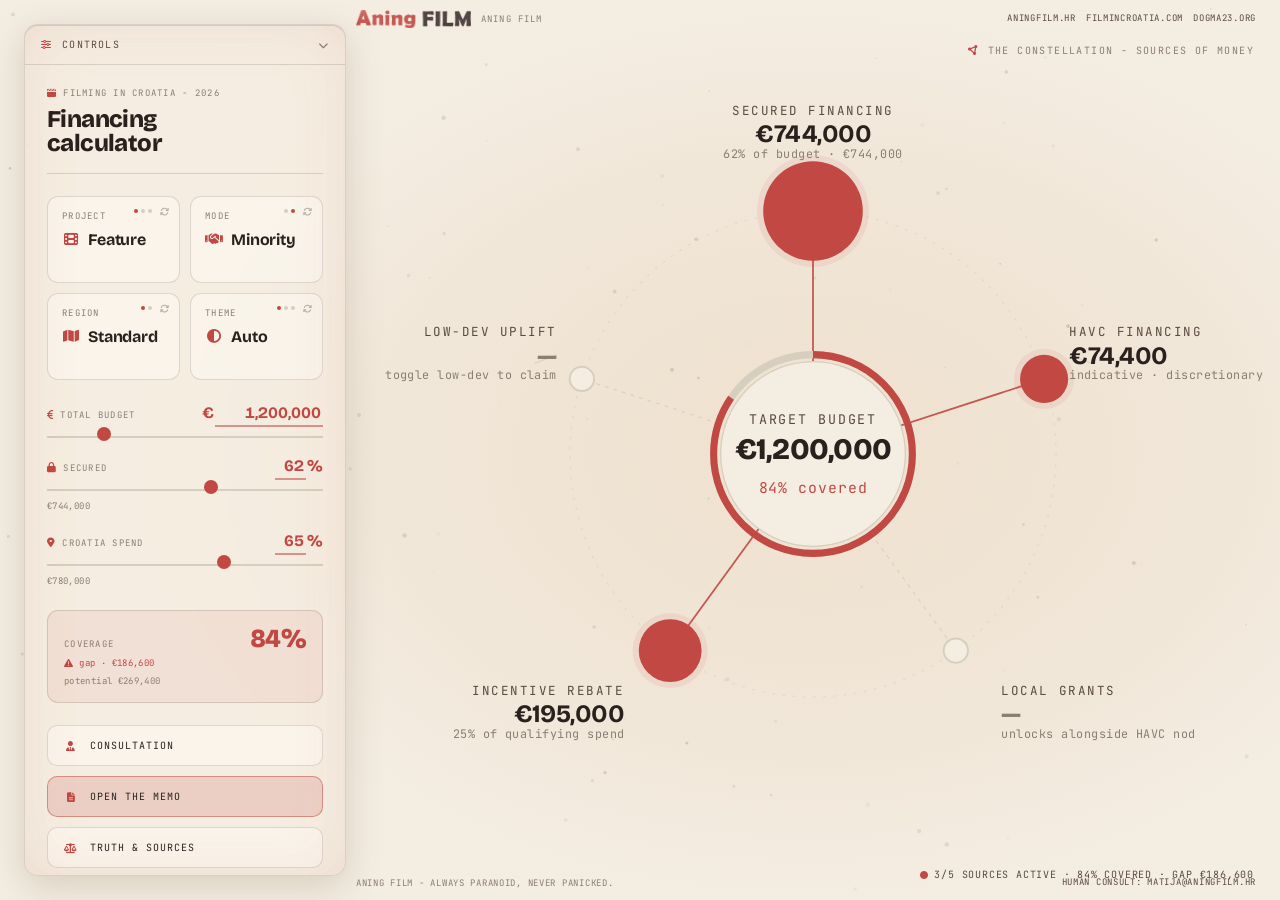
<file: index.html>
<!doctype html>
<html lang="en">
<head>
<meta charset="utf-8">
<meta name="viewport" content="width=device-width, initial-scale=1">
<title>Financing Calculator - Filming in Croatia - 2026</title>
<meta name="description" content="A live estimator for HAVC financing and the Croatian audiovisual incentive rebate. By Aning Film d.o.o.">
<link rel="icon" href="https://aningfilm.hr/wp-content/uploads/2023/03/AningFilmIcon.png" sizes="32x32">

<link rel="stylesheet" href="brand/colors_and_type.css">
<link rel="stylesheet" href="https://cdnjs.cloudflare.com/ajax/libs/font-awesome/6.5.1/css/all.min.css">
<link rel="stylesheet" href="styles.css">
</head>

<body class="theme-dark">

<div class="app" id="appRoot">

  <header class="af-header" aria-label="Aning Film header">
    <a class="af-brand" href="https://aningfilm.hr" target="_blank" rel="noopener">
      <span class="af-logo-wrap" aria-hidden="true">
        <img class="af-logo af-logo--darkbg" src="brand/af-logo-light.png" alt="">
        <img class="af-logo af-logo--lightbg" src="brand/af-logo-dark.png" alt="">
      </span>
      <span class="af-brand-text">Aning Film</span>
    </a>
    <nav class="af-links" aria-label="Aning Film links">
      <a class="af-link" href="https://aningfilm.hr" target="_blank" rel="noopener">aningfilm.hr</a>
      <a class="af-link" href="https://filmincroatia.com" target="_blank" rel="noopener">filmincroatia.com</a>
      <a class="af-link" href="https://dogma23.org" target="_blank" rel="noopener">dogma23.org</a>
    </nav>
  </header>

  <!-- ─── THE STAGE — one full-bleed cosmos everything else lives inside ─── -->
  <main class="stage" aria-label="Funding constellation">
    <div class="const-kicker">
      <i class="fa-solid fa-circle-nodes"></i>the constellation - sources of money
    </div>
    <svg class="const-svg" id="constSvg" aria-hidden="true"></svg>
    <div class="const-hud" id="constHud"></div>
  </main>

  <!-- ─── THE CONSOLE — one adaptive floating instrument cluster ─────────── -->
  <aside class="console" id="console" aria-label="Controls">
    <button type="button" class="console-toggle" id="consoleToggle"
      aria-expanded="true" aria-controls="consoleBody">
      <span class="console-toggle-grip"><i class="fa-solid fa-sliders"></i></span>
      <span class="console-toggle-read" id="consoleToggleRead">controls</span>
      <i class="fa-solid fa-chevron-down console-toggle-chev"></i>
    </button>

    <div class="console-body" id="consoleBody">
      <div class="brand-block">
        <div class="kicker">
          <i class="fa-solid fa-clapperboard"></i>filming in croatia - 2026
        </div>
        <h1 class="brand-title">Financing<br>calculator</h1>
      </div>

      <!-- Cycling instruments: click anywhere to advance to the next state -->
      <div class="console-instruments" role="group" aria-label="Project setup">
        <button type="button" class="cyc" data-cycle="projectType">
          <span class="cyc-kicker">project</span>
          <span class="cyc-state">
            <i class="cyc-icon fa-solid fa-film"></i>
            <span class="cyc-value">Feature</span>
          </span>
          <span class="cyc-ghost" aria-hidden="true"></span>
          <span class="cyc-meta">
            <span class="cyc-dots" aria-hidden="true"></span>
            <i class="cyc-cycle fa-solid fa-rotate" aria-hidden="true"></i>
          </span>
        </button>

        <button type="button" class="cyc" data-cycle="mode">
          <span class="cyc-kicker">mode</span>
          <span class="cyc-state">
            <i class="cyc-icon fa-solid fa-handshake"></i>
            <span class="cyc-value">Minority</span>
          </span>
          <span class="cyc-ghost" aria-hidden="true"></span>
          <span class="cyc-meta">
            <span class="cyc-dots" aria-hidden="true"></span>
            <i class="cyc-cycle fa-solid fa-rotate" aria-hidden="true"></i>
          </span>
        </button>

        <button type="button" class="cyc" data-cycle="region">
          <span class="cyc-kicker">region</span>
          <span class="cyc-state">
            <i class="cyc-icon fa-solid fa-map"></i>
            <span class="cyc-value">Standard</span>
          </span>
          <span class="cyc-ghost" aria-hidden="true"></span>
          <span class="cyc-meta">
            <span class="cyc-dots" aria-hidden="true"></span>
            <i class="cyc-cycle fa-solid fa-rotate" aria-hidden="true"></i>
          </span>
        </button>

        <button type="button" class="cyc cyc--theme" data-cycle="theme">
          <span class="cyc-kicker">theme</span>
          <span class="cyc-state">
            <i class="cyc-icon fa-solid fa-circle-half-stroke"></i>
            <span class="cyc-value">Auto</span>
          </span>
          <span class="cyc-ghost" aria-hidden="true"></span>
          <span class="cyc-meta">
            <span class="cyc-dots" aria-hidden="true"></span>
            <i class="cyc-cycle fa-solid fa-rotate" aria-hidden="true"></i>
          </span>
        </button>
      </div>

      <!-- Numeric instruments: sliders with inline-editable readouts -->
      <div class="console-sliders">
        <div class="cslider">
          <div class="cslider-head">
            <span class="kicker"><i class="fa-solid fa-euro-sign"></i>total budget</span>
            <span class="inline-input-wrap">
              <span class="inline-prefix">€</span>
              <input type="text" inputmode="numeric" class="inline-input" id="memoBudget"
                aria-label="Total budget in euro">
            </span>
          </div>
          <input type="range" data-field="totalBudget"
            min="80000" max="6000000" step="10000" value="1200000"
            aria-label="Total budget">
        </div>

        <div class="cslider">
          <div class="cslider-head">
            <span class="kicker"><i class="fa-solid fa-lock"></i>secured</span>
            <span class="inline-input-wrap">
              <input type="text" inputmode="numeric" class="inline-input" id="memoSecured"
                aria-label="Secured percent">
              <span class="inline-suffix">%</span>
            </span>
          </div>
          <input type="range" data-field="securedPct"
            min="0.05" max="1" step="0.01" value="0.62"
            aria-label="Secured financing percent">
          <span class="cslider-sub" data-display="subSecured">EUR 744,000</span>
        </div>

        <div class="cslider">
          <div class="cslider-head">
            <span class="kicker"><i class="fa-solid fa-location-dot"></i>croatia spend</span>
            <span class="inline-input-wrap">
              <input type="text" inputmode="numeric" class="inline-input" id="memoCroatia"
                aria-label="Croatia spend percent">
              <span class="inline-suffix">%</span>
            </span>
          </div>
          <input type="range" data-field="croatiaPct"
            min="0" max="1" step="0.01" value="0.65"
            aria-label="Croatia spend percent">
          <span class="cslider-sub" data-display="subCroatia">EUR 780,000</span>
        </div>
      </div>

      <div class="coverage-card">
        <div class="coverage-row">
          <div class="kicker">coverage</div>
          <div class="coverage-pct" data-display="coveragePct">0%</div>
        </div>
        <div class="coverage-note" data-display="coverageNote">fully covered</div>
        <div class="coverage-potential" data-display="coveragePotential">potential EUR 0</div>
      </div>

      <div class="console-actions">
        <button type="button" class="action-btn" data-report-trigger="consult">
          <i class="fa-solid fa-user-tie"></i><span>Consultation</span>
        </button>
        <button type="button" class="action-btn action-btn--primary" data-report-trigger="memo">
          <i class="fa-solid fa-file-lines"></i><span>Open the memo</span>
        </button>
        <button type="button" class="action-btn" data-report-trigger="truth">
          <i class="fa-solid fa-scale-balanced"></i><span>Truth &amp; sources</span>
        </button>
      </div>

      <div class="signoff">
        Aning Film - always paranoid, never panicked.
      </div>
    </div>
  </aside>

  <!-- ─── THE DOSSIER — the memo + truth, floating glass over the cosmos ─── -->
  <div class="report" id="report" role="dialog" aria-modal="true"
    aria-label="Financing details" aria-hidden="true" hidden>
    <div class="report-glass">
      <div class="report-head">
        <div class="report-tabs" role="tablist" aria-label="Detail views">
          <button type="button" class="report-tab" data-report-tab="memo"
            role="tab" aria-selected="true">
            <i class="fa-solid fa-file-lines"></i>memo
          </button>
          <button type="button" class="report-tab" data-report-tab="consult"
            role="tab" aria-selected="false">
            <i class="fa-solid fa-user-tie"></i>consultation
          </button>
          <button type="button" class="report-tab" data-report-tab="truth"
            role="tab" aria-selected="false">
            <i class="fa-solid fa-scale-balanced"></i>truth &amp; sources
          </button>
        </div>
        <button type="button" class="panel-close" id="reportClose" aria-label="Close details">
          <i class="fa-solid fa-xmark"></i>
        </button>
      </div>

      <div class="report-scroll">
        <!-- MEMO view — a ready-to-send email draft -->
        <div class="report-view" data-report-view="memo" role="tabpanel">
          <div class="memo-doc" id="memoDoc"></div>
          <div class="memo-actions">
            <button type="button" class="memo-action memo-action--primary" data-memo-copy>
              <i class="fa-solid fa-envelope"></i><span>Copy for email</span>
            </button>
            <button type="button" class="memo-action" data-memo-copytext>
              <i class="fa-solid fa-align-left"></i><span>Copy plain text</span>
            </button>
            <button type="button" class="memo-action" data-memo-mail>
              <i class="fa-solid fa-paper-plane"></i><span>Open in mail</span>
            </button>
          </div>
          <div class="memo-meta">
            Editable inputs live in the console — adjust there, then copy. For the rules and
            sources see the
            <button type="button" class="link-btn" data-report-tab="truth">truth &amp; sources</button> tab.
          </div>
        </div>

        <!-- HUMAN CONSULT view -->
        <div class="report-view" data-report-view="consult" role="tabpanel" hidden>
          <p class="consult-lede">
            I am Matija Radeljak from Aning Film. I made this app at an intersection of my film career, coding skills and just general curiousity and enthusiasm.
          </p>

          <div class="consult-section-list">
            <div class="consult-block">
              <div class="kicker consult-block-kicker"><i class="fa-solid fa-compass-drafting"></i>how i would use this app</div>
              <p class="consult-block-body">
                Estimates made here are for exploratory and ball-park purposes; it's meant to show you quickly and unambigously if your project can realistically expect financing support and to which degree so you can easily see if embarking on such a path is worth your time or not. 
              </p>
            </div>

            <div class="consult-block">
              <div class="kicker consult-block-kicker"><i class="fa-solid fa-handshake-angle"></i>what happens after the first pass</div>
              <p class="consult-block-body">
                Conventional wisdom dictates to check the 4 minority coproduction deadlines on <a href="https://havc.hr/o-nama/javni-pozivi/filmske-koprodukcije-s-manjinskim-hrvatskim-udjelom/filmske-koprodukcije-s-manjinskim-hrvatskim-udjelom-u-2026">havc.hr</a> and establish contact with a Croatian producer.<br/>
                I stand at your disposal for any consult on that matter <a href="mailto:matija@aningfilm.hr">over e-mail</a>.<br/>
                <br/>Estimator assumes general European co-production realities such as the European convention on coproductions to which Croatia is the signatory of and material differences between co-productions and service productions.
                <br/>These qualifications include the cultural viability tests, investment reciprocity, insurance standards, fees&escrow procedures etc. 
              </p>
            </div>

            <div class="consult-block">
              <div class="kicker consult-block-kicker"><i class="fa-solid fa-user-check"></i>what i can review with you</div>
              <p class="consult-block-body">
                I can review your package as a producer, help shape a credible financing path, recommend a list of viable producers and flag where
                the assumptions are too optimistic before you lose time in formal applications.
              </p>
            </div>
          </div>

          <div class="consult-actions">
            <a class="memo-action memo-action--primary" href="https://aningfilm.hr" target="_blank" rel="noopener">
              <i class="fa-solid fa-arrow-up-right-from-square"></i><span>Visit aningfilm.hr</span>
            </a>
            <a class="memo-action" href="mailto:matija@aningfilm.hr?subject=FIC%20human%20consult">
              <i class="fa-solid fa-envelope"></i><span>matija@aningfilm.hr</span>
            </a>
          </div>

          <div class="footnote">
            Consult copy is editorial and human-first. For codified legal anchors, use the
            <button type="button" class="link-btn" data-report-tab="truth">truth &amp; sources</button> tab.
          </div>
        </div>

        <!-- TRUTH view -->
        <div class="report-view" data-report-view="truth" role="tabpanel" hidden>
          <p class="truth-lede">
            A live estimator built on the current Croatian rules. The hard
            numbers come from Narodne novine; the soft ones (HAVC award sizing,
            local top-ups) come from <span class="memo-token">producer practice</span>
            and are labelled as such inside the constellation.
          </p>

          <div class="truth-section-list">
            <div class="truth-block">
              <div class="kicker truth-block-kicker"><i class="fa-solid fa-percent"></i>incentive rebate</div>
              <p class="truth-block-body">
                25% of qualifying Croatian spend, plus 5% if the production films in a
                below-average-development region. Eligible spend is capped at 80% of
                total budget. Minimum Croatian spend: &euro;250,000 for a feature, &euro;60,000
                for a documentary. <strong>Shorts are not rebate-eligible.</strong>
              </p>
            </div>

            <div class="truth-block">
              <div class="kicker truth-block-kicker"><i class="fa-solid fa-landmark"></i>havc minority co-production</div>
              <p class="truth-block-body">
                Available to projects with 50&ndash;85% secured financing. At least 60% of any
                HAVC grant must be spent in Croatia. Award amounts are discretionary
                (HAVC's Umjetni&#269;ko vije&#263;e decides per project) &mdash; the band shown in the
                constellation is our practitioner estimate calibrated against
                2024&ndash;2025 averages.
              </p>
            </div>

            <div class="truth-block">
              <div class="kicker truth-block-kicker"><i class="fa-solid fa-building-columns"></i>local / municipal funds</div>
              <p class="truth-block-body">
                City and county culture funds (Zagreb, Istria, Rijeka, Split-Dalmatia,
                Pula, &hellip;) typically top up once HAVC's minority approval is in hand &mdash;
                the domino effect. Amounts vary; &euro;10&ndash;25k is a common first-domino range.
              </p>
            </div>

            <div class="truth-block">
              <div class="kicker truth-block-kicker"><i class="fa-solid fa-square-root-variable"></i>eligibility math</div>
              <p class="truth-block-body">
                To apply for the rebate you need &ge; 70% of your Croatian spend secured &mdash;
                not your total budget, since HAVC has no jurisdiction over non-Croatian
                budget. To be an official minority co-production you need &ge; 15% Croatian
                share, which is why anything above ~85% secured is essentially out of
                scope for HAVC minority funding.
              </p>
            </div>

            <div class="truth-block">
              <div class="kicker truth-block-kicker"><i class="fa-solid fa-compass"></i>what this calculator is</div>
              <p class="truth-block-body">
                A live estimator for first-pass financing conversations. Real decisions
                sit with HAVC, the line producer, and the auditor. The constellation
                labels each source as <em>indicative</em> where the calc is using a
                practitioner heuristic rather than a codified rule.
              </p>
            </div>
          </div>

          <div class="truth-sources">
            <div class="kicker truth-sources-kicker">authoritative sources</div>
            <ul class="truth-source-list">
              <li>
                <a href="https://narodne-novine.nn.hr/clanci/sluzbeni/2024_01_9_173.html" target="_blank" rel="noopener">
                  NN 9/2024 &mdash; Pravilnik o poticanju ulaganja (current rebate amendment)
                  <i class="fa-solid fa-arrow-up-right-from-square"></i>
                </a>
              </li>
              <li>
                <a href="https://www.zakon.hr/c/podzakonski-propis/55210/pravilnik-o-poticanju-ulaganja-u-proizvodnju-audiovizualnih-djela---procisceni-tekst" target="_blank" rel="noopener">
                  Rebate Pravilnik &mdash; consolidated text (zakon.hr)
                  <i class="fa-solid fa-arrow-up-right-from-square"></i>
                </a>
              </li>
              <li>
                <a href="https://narodne-novine.nn.hr/clanci/sluzbeni/full/2023_08_95_1429.html" target="_blank" rel="noopener">
                  NN 95/2023 &mdash; HAVC funding Pravilnik
                  <i class="fa-solid fa-arrow-up-right-from-square"></i>
                </a>
              </li>
              <li>
                <a href="https://narodne-novine.nn.hr/clanci/sluzbeni/2024_10_123_2052.html" target="_blank" rel="noopener">
                  Zakon o audiovizualnim djelatnostima &mdash; NN 123/2024
                  <i class="fa-solid fa-arrow-up-right-from-square"></i>
                </a>
              </li>
              <li>
                <a href="https://havc.hr/o-nama/javni-pozivi/filmske-koprodukcije-s-manjinskim-hrvatskim-udjelom/filmske-koprodukcije-s-manjinskim-hrvatskim-udjelom-u-2026" target="_blank" rel="noopener">
                  HAVC &mdash; 2026 minority co-production call
                  <i class="fa-solid fa-arrow-up-right-from-square"></i>
                </a>
              </li>
              <li>
                <a href="https://filmingincroatia.hr/the-incentive-programme/" target="_blank" rel="noopener">
                  Filming in Croatia &mdash; official programme page
                  <i class="fa-solid fa-arrow-up-right-from-square"></i>
                </a>
              </li>
              <li>
                <a href="https://min-kulture.gov.hr/propisi-543/audiovizualne-djelatnosti-16235/16235" target="_blank" rel="noopener">
                  Ministry of Culture &mdash; AV regulations index
                  <i class="fa-solid fa-arrow-up-right-from-square"></i>
                </a>
              </li>
            </ul>
          </div>

          <div class="footnote">
            For the full auditor-level breakdown including line-by-line code citations,
            see the standalone <a href="truth-report.html" target="_blank" rel="noopener">truth report</a>.
          </div>
        </div>
      </div>
    </div>
  </div>

  <footer class="af-footer" aria-label="Aning Film footer">
    <div class="af-footer-signoff">Aning Film - always paranoid, never panicked.</div>
    <a class="af-footer-link" href="mailto:matija@aningfilm.hr?subject=FIC%20human%20consult">human consult: matija@aningfilm.hr</a>
  </footer>

  <div class="overlay-backdrop" id="backdrop" hidden></div>
  <div class="sr-only" aria-live="polite" id="liveStatus"></div>
</div>

<script src="calc.js"></script>
<script src="app.js"></script>

</body>
</html>
</file>
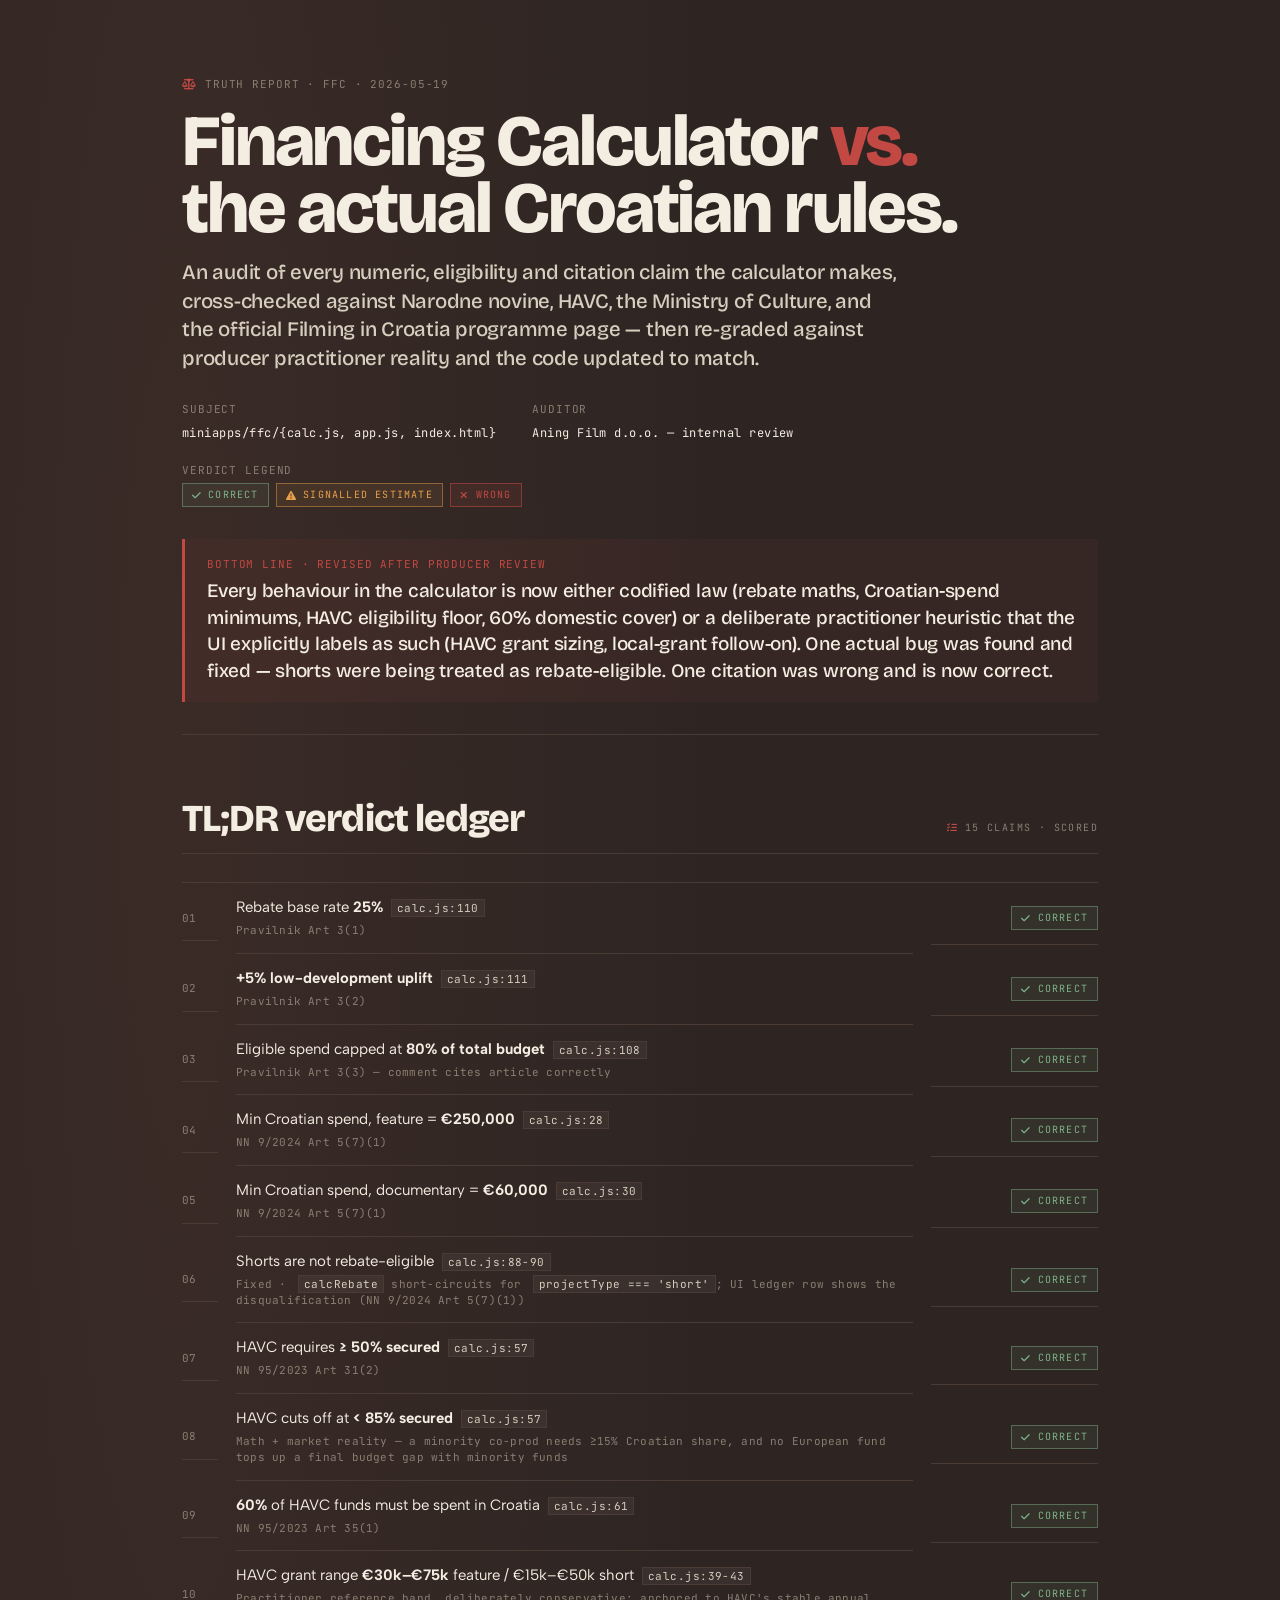
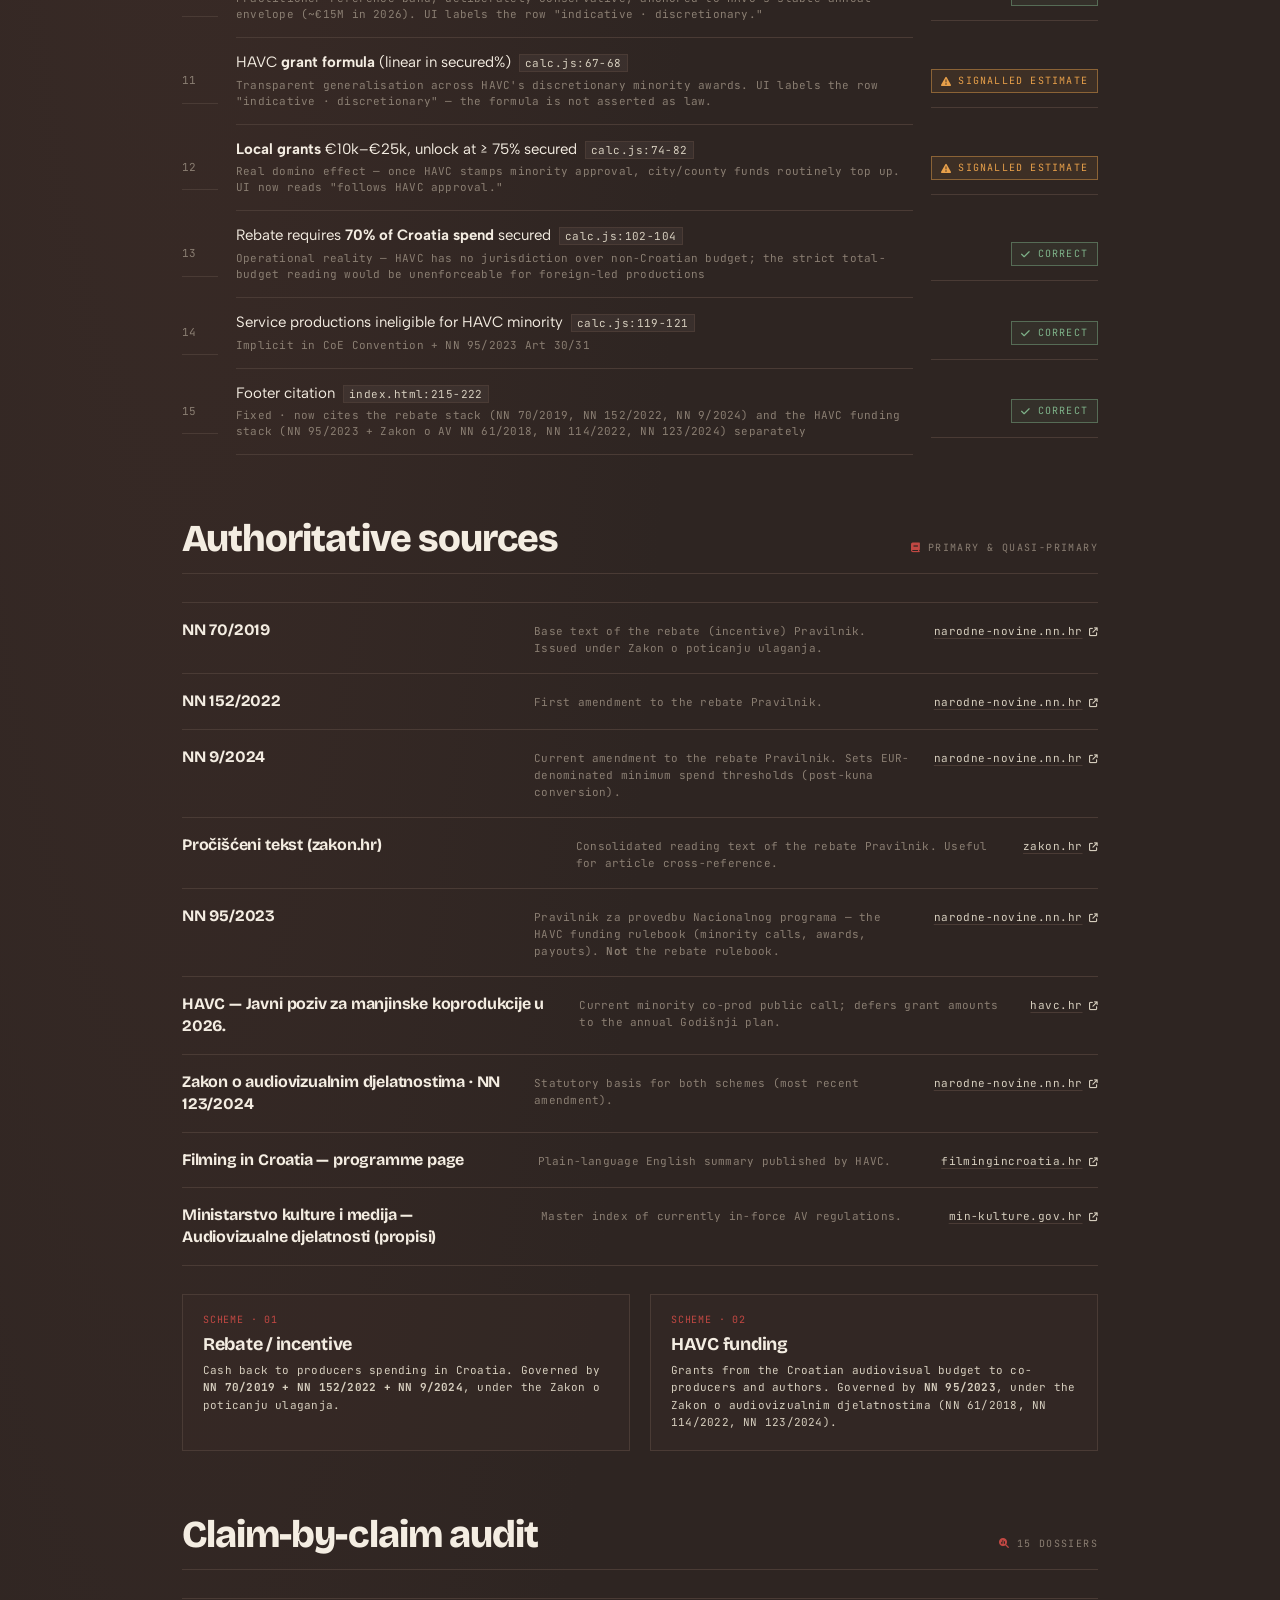
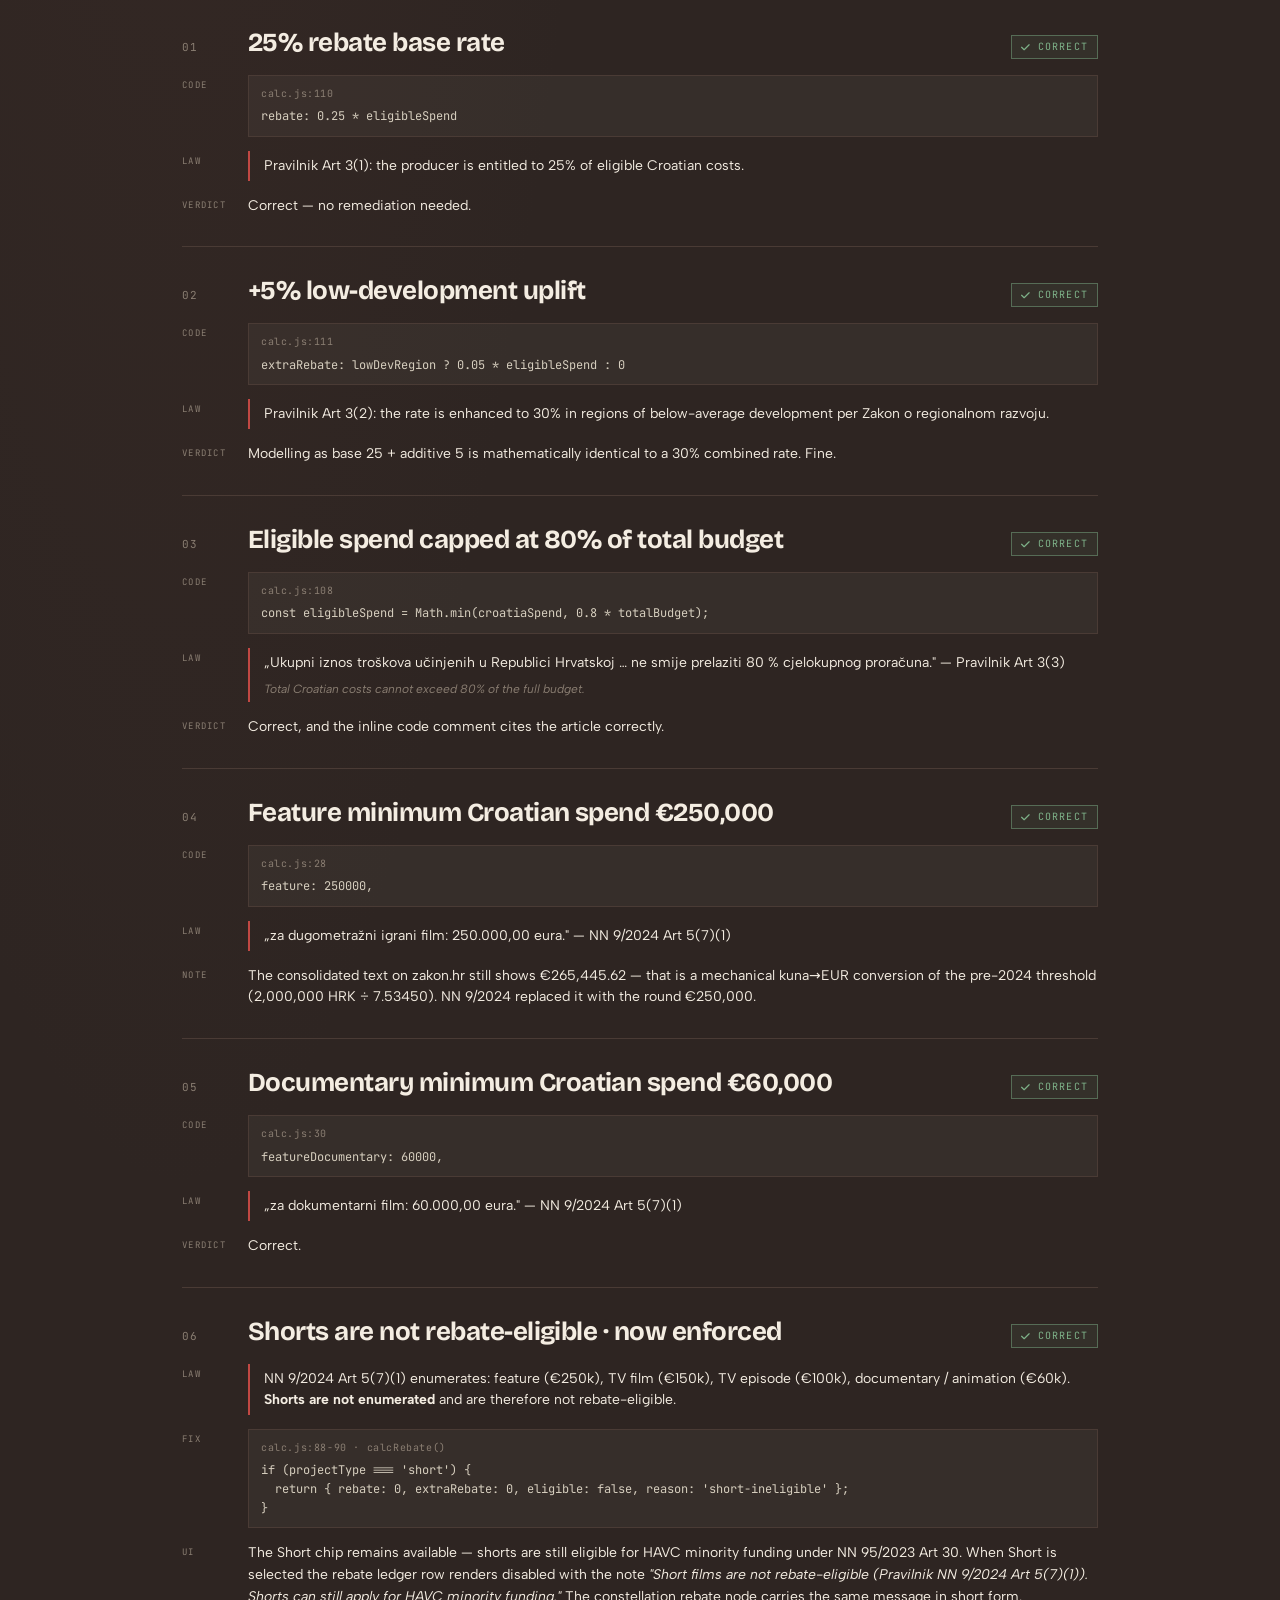
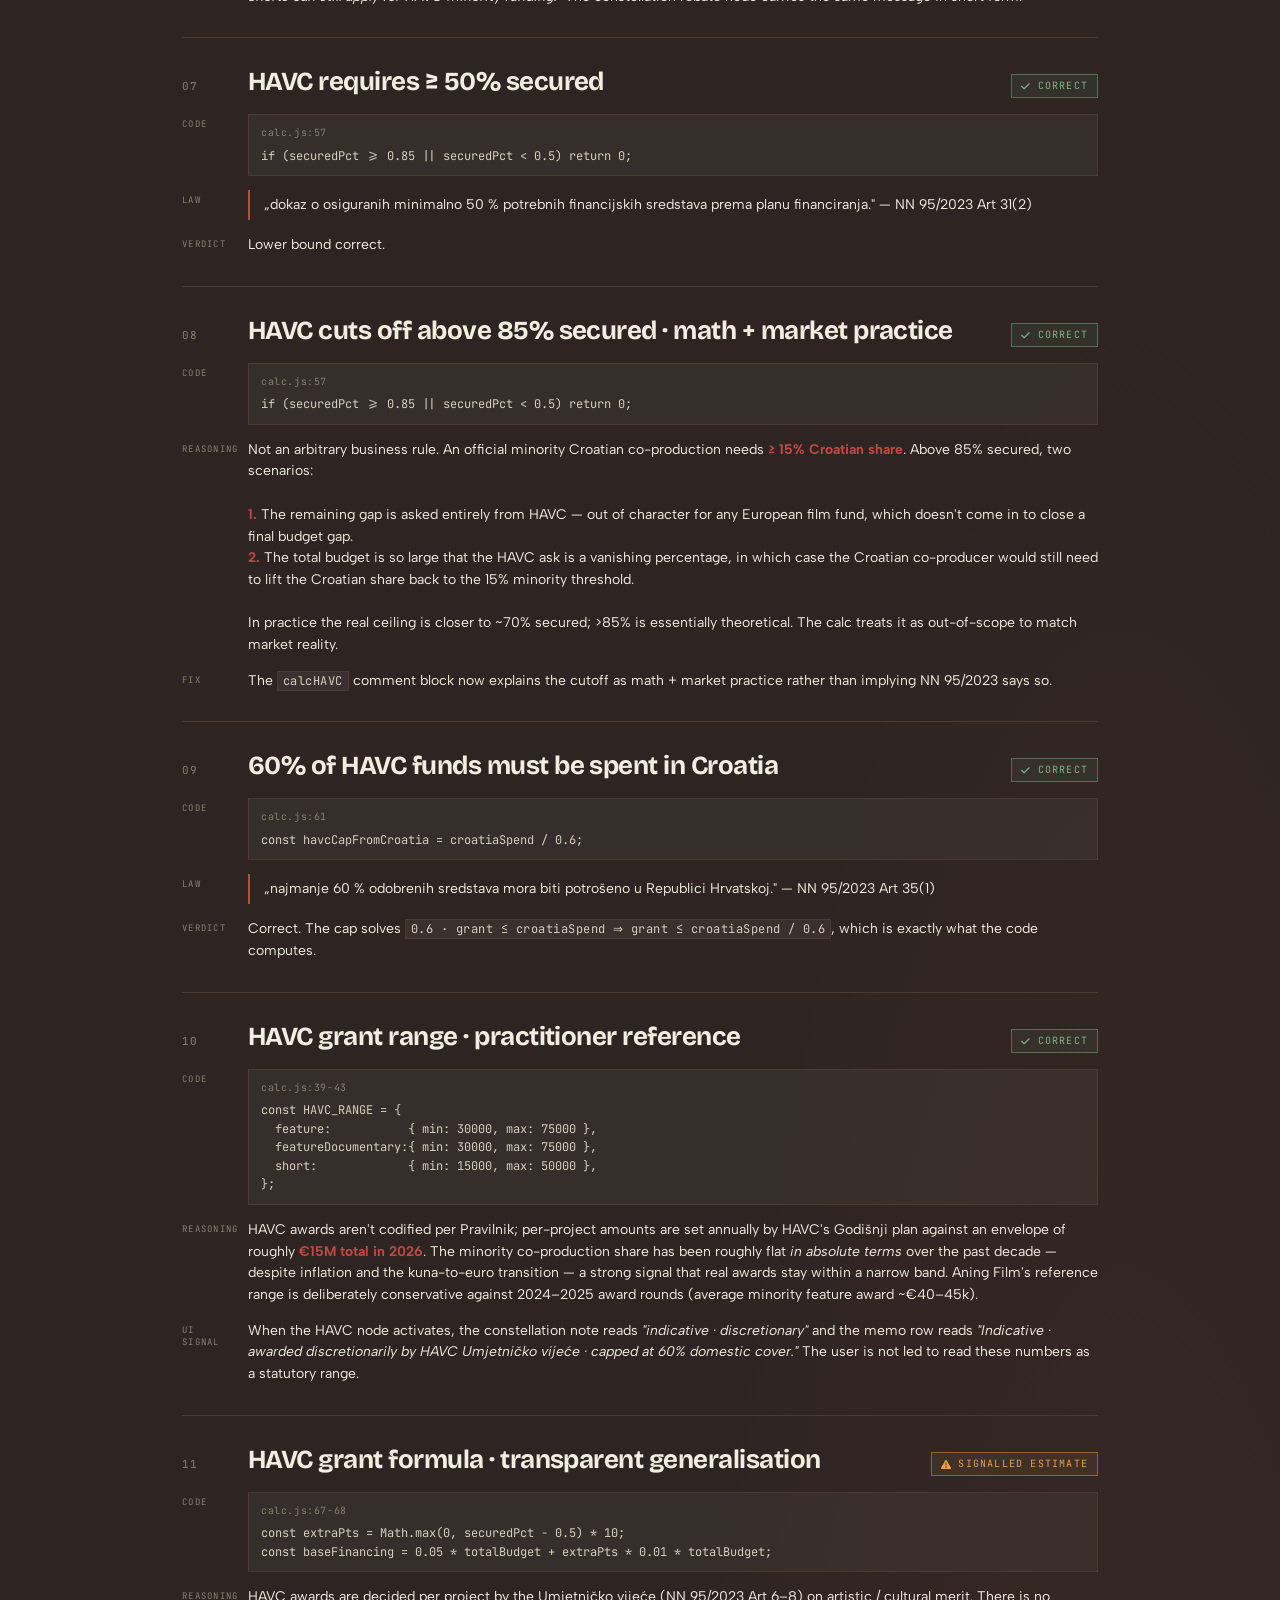
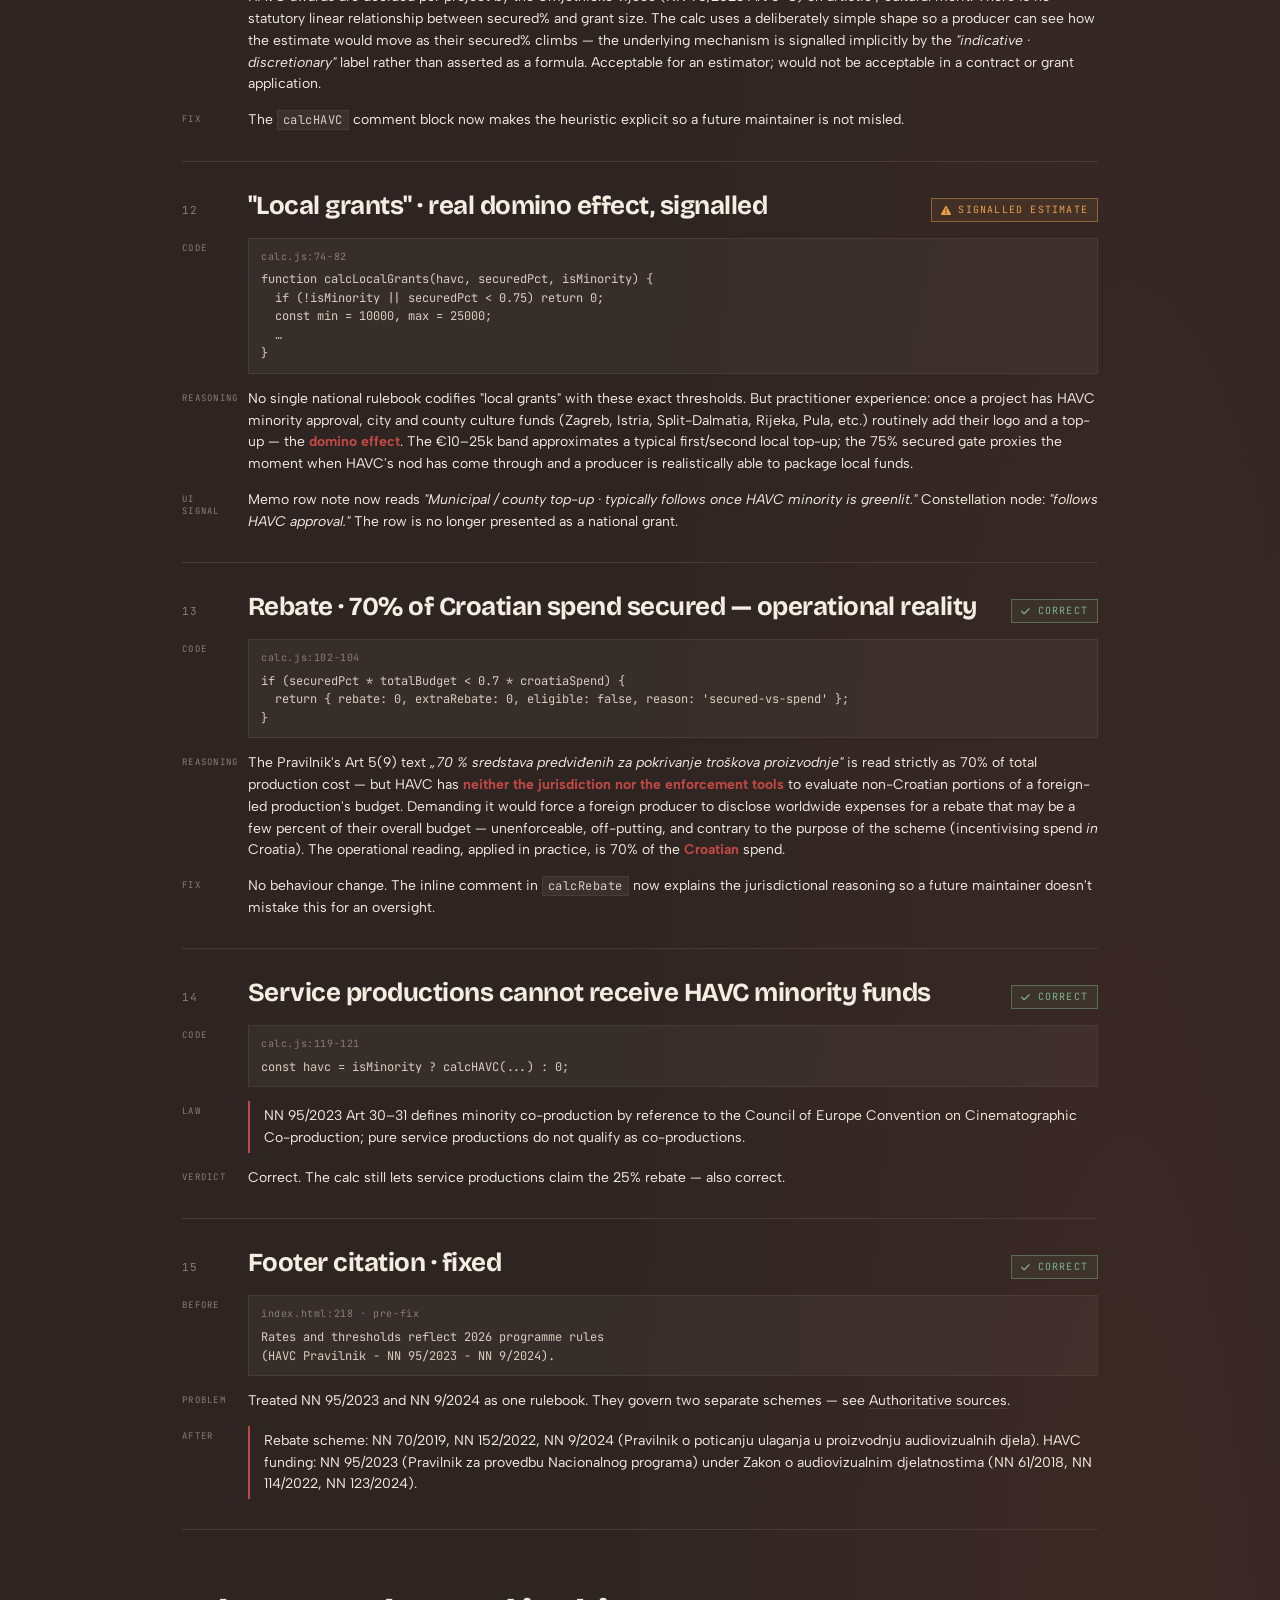
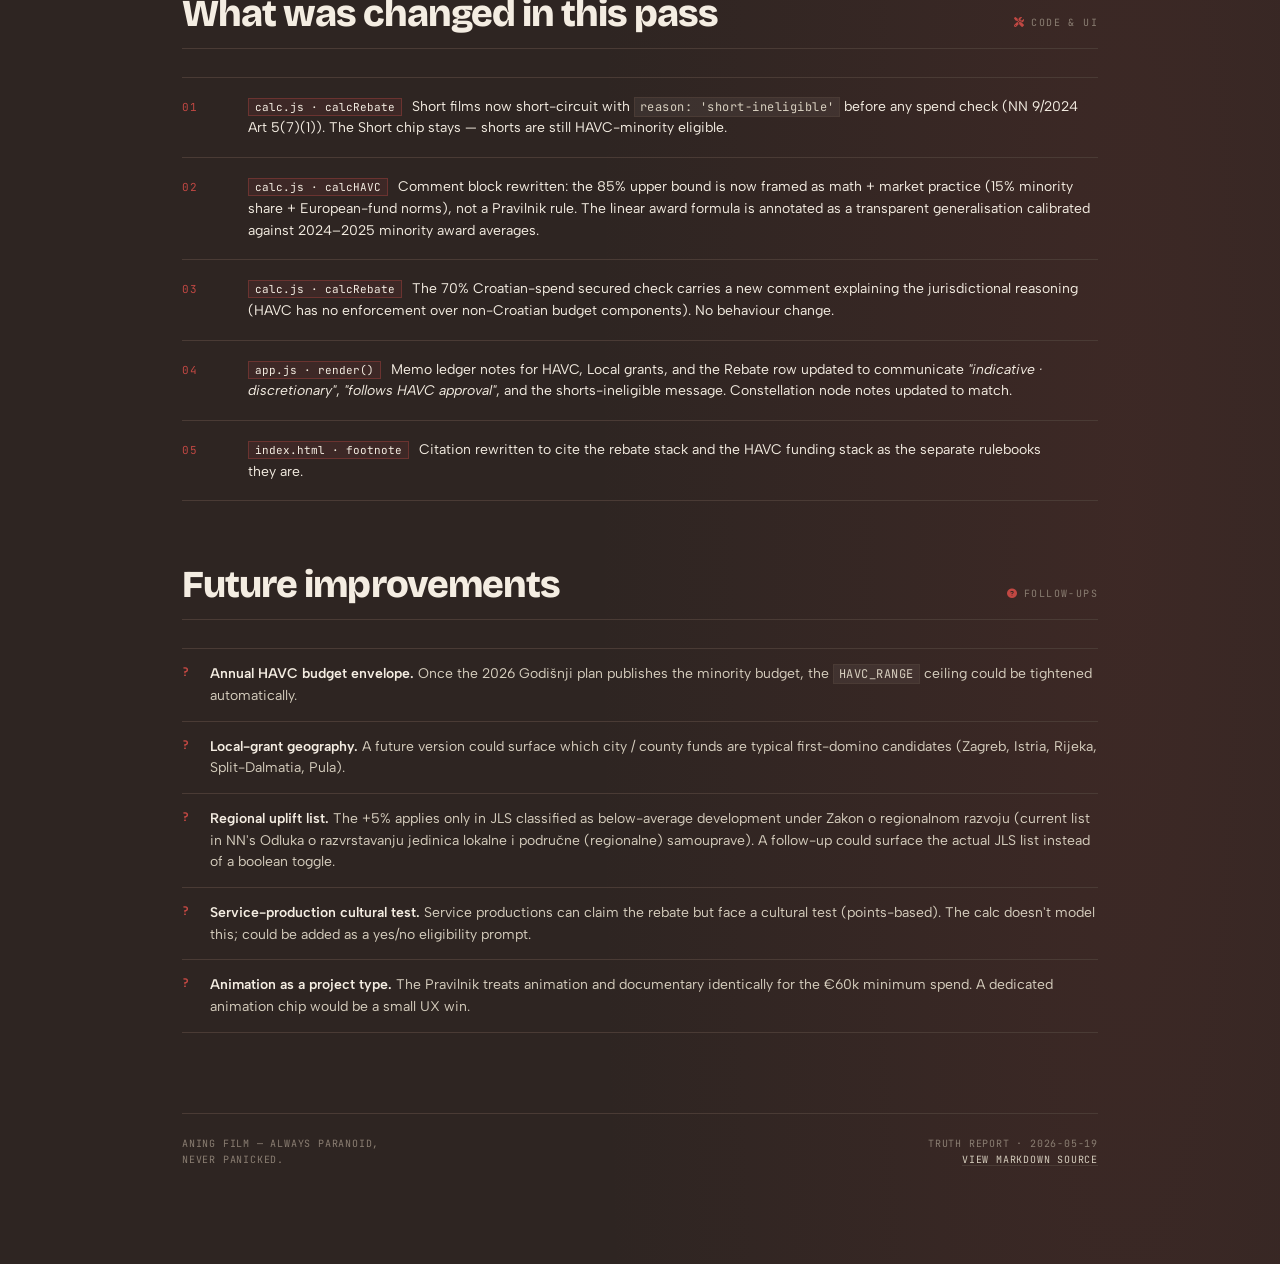
<file: truth-report.html>
<!doctype html>
<html lang="en">
<head>
<meta charset="utf-8">
<meta name="viewport" content="width=device-width, initial-scale=1">
<title>Truth Report · Financing Calculator · 2026</title>
<meta name="description" content="Audit of miniapps/ffc against primary Croatian audiovisual regulations. By Aning Film d.o.o.">
<link rel="icon" href="https://aningfilm.hr/wp-content/uploads/2023/03/AningFilmIcon.png" sizes="32x32">

<link rel="stylesheet" href="brand/colors_and_type.css">
<link rel="stylesheet" href="https://cdnjs.cloudflare.com/ajax/libs/font-awesome/6.5.1/css/all.min.css">

<style>
  /* ─── Page shell ─────────────────────────────────────────── */
  html, body { margin: 0; background: var(--ink); color: var(--paper); }
  body {
    font-family: var(--font-body);
    font-size: var(--body-md);
    line-height: var(--lh-body);
    -webkit-font-smoothing: antialiased;
    min-height: 100vh;
    background:
      radial-gradient(62% 60% at 14% 8%, rgba(90,58,50,0.28), transparent 66%),
      radial-gradient(58% 52% at 88% 92%, rgba(193,72,67,0.10), transparent 72%),
      var(--ink);
  }

  .page {
    max-width: 980px;
    margin: 0 auto;
    padding: 72px 32px 96px;
  }

  /* ─── Hero ───────────────────────────────────────────────── */
  .hero {
    padding-bottom: 32px;
    border-bottom: 1px solid var(--rule);
    margin-bottom: 48px;
  }
  .hero .kicker { color: var(--muted); font-size: 11px; }
  .hero .kicker i { color: var(--red); margin-right: 8px; }
  .hero h1 {
    font-family: var(--font-display);
    font-weight: 800;
    font-size: clamp(44px, 6vw, 72px);
    letter-spacing: -0.03em;
    line-height: 0.92;
    margin: 14px 0 18px;
    color: var(--paper);
    text-wrap: balance;
  }
  .hero h1 .accent { color: var(--red); }
  .hero .lede {
    font-family: var(--font-display);
    font-weight: 500;
    font-size: clamp(18px, 1.6vw, 22px);
    line-height: 1.4;
    letter-spacing: -0.012em;
    color: var(--paper-dim);
    max-width: 720px;
    margin: 0;
    text-wrap: pretty;
  }
  .hero-meta {
    margin-top: 28px;
    display: flex;
    flex-wrap: wrap;
    gap: 20px 36px;
  }
  .meta-cell .kicker { display: block; margin-bottom: 4px; }
  .meta-cell .value {
    font-family: var(--font-mono);
    font-size: 12px;
    letter-spacing: 0.04em;
    color: var(--paper);
  }

  /* ─── Sections ───────────────────────────────────────────── */
  section { margin: 64px 0; }
  section > .section-head {
    display: flex;
    align-items: baseline;
    justify-content: space-between;
    gap: 24px;
    padding-bottom: 14px;
    border-bottom: 1px solid var(--rule);
    margin-bottom: 28px;
  }
  .section-head h2 {
    font-family: var(--font-display);
    font-weight: 800;
    font-size: clamp(26px, 3vw, 38px);
    letter-spacing: -0.025em;
    margin: 0;
    color: var(--paper);
  }
  .section-head .kicker {
    font-family: var(--font-mono);
    font-size: 10px;
    letter-spacing: 0.14em;
    text-transform: uppercase;
    color: var(--muted);
    white-space: nowrap;
  }
  .section-head .kicker i { color: var(--red); margin-right: 6px; }

  /* ─── Bottom-line callout ────────────────────────────────── */
  .callout {
    border-left: 3px solid var(--red);
    background: rgba(193,72,67,0.06);
    padding: 18px 22px;
    margin: 32px 0 0;
  }
  .callout .kicker { color: var(--red); margin-bottom: 6px; display: block; }
  .callout p {
    font-family: var(--font-display);
    font-weight: 500;
    font-size: 19px;
    line-height: 1.4;
    letter-spacing: -0.012em;
    color: var(--paper);
    margin: 0;
    text-wrap: pretty;
  }

  /* ─── Verdict tokens ─────────────────────────────────────── */
  .v {
    display: inline-flex;
    align-items: center;
    gap: 6px;
    font-family: var(--font-mono);
    font-size: 10px;
    letter-spacing: 0.12em;
    text-transform: uppercase;
    padding: 4px 9px;
    border: 1px solid var(--rule);
    white-space: nowrap;
  }
  .v i { font-size: 10px; }
  .v.ok    { color: #7fb38a; border-color: rgba(127,179,138,0.46); background: rgba(127,179,138,0.08); }
  .v.warn  { color: #e8a04a; border-color: rgba(232,160,74,0.46); background: rgba(232,160,74,0.08); }
  .v.bad   { color: var(--red); border-color: rgba(193,72,67,0.55); background: rgba(193,72,67,0.10); }

  /* ─── TL;DR ledger ───────────────────────────────────────── */
  .tldr-grid {
    display: grid;
    grid-template-columns: 36px minmax(0, 1fr) auto;
    column-gap: 18px;
    row-gap: 0;
    border-top: 1px solid var(--rule);
  }
  .tldr-row {
    display: contents;
  }
  .tldr-row > * {
    padding: 14px 0;
    border-bottom: 1px solid var(--rule);
    align-self: center;
  }
  .tldr-num {
    font-family: var(--font-mono);
    font-size: 11px;
    color: var(--muted);
    letter-spacing: 0.04em;
  }
  .tldr-claim {
    font-family: var(--font-body);
    font-size: 15px;
    color: var(--paper);
    line-height: 1.45;
  }
  .tldr-claim code {
    font-family: var(--font-mono);
    font-size: 11px;
    color: var(--paper-dim);
    background: rgba(244,237,226,0.05);
    padding: 1px 5px;
    border: 1px solid var(--rule);
    margin-left: 4px;
  }
  .tldr-claim .note {
    display: block;
    font-family: var(--font-mono);
    font-size: 11px;
    color: var(--muted);
    margin-top: 4px;
    letter-spacing: 0.02em;
  }
  .tldr-verdict { text-align: right; }

  /* ─── Sources table ──────────────────────────────────────── */
  .sources {
    display: grid;
    gap: 0;
    border-top: 1px solid var(--rule);
  }
  .src-row {
    display: grid;
    grid-template-columns: minmax(0, 1.4fr) minmax(0, 1.6fr) auto;
    gap: 22px;
    align-items: baseline;
    padding: 16px 0;
    border-bottom: 1px solid var(--rule);
  }
  .src-name {
    font-family: var(--font-display);
    font-weight: 700;
    font-size: 16px;
    letter-spacing: -0.012em;
    color: var(--paper);
  }
  .src-govern {
    font-family: var(--font-mono);
    font-size: 11px;
    line-height: 1.55;
    color: var(--muted);
    letter-spacing: 0.02em;
  }
  .src-link {
    font-family: var(--font-mono);
    font-size: 11px;
    letter-spacing: 0.04em;
    color: var(--paper-dim);
    text-decoration: underline;
    text-underline-offset: 3px;
    text-decoration-color: var(--rule);
    transition: text-decoration-color 160ms ease, color 160ms ease;
    white-space: nowrap;
  }
  .src-link:hover { color: var(--red); text-decoration-color: var(--red); }
  .src-link i { margin-left: 6px; font-size: 9px; }

  .scheme-split {
    display: grid;
    grid-template-columns: 1fr 1fr;
    gap: 20px;
    margin-top: 28px;
  }
  .scheme-card {
    border: 1px solid var(--rule);
    padding: 18px 20px;
    background: rgba(56,43,39,0.45);
  }
  .scheme-card .kicker {
    display: block;
    margin-bottom: 8px;
    color: var(--red);
  }
  .scheme-card h3 {
    font-family: var(--font-display);
    font-weight: 700;
    font-size: 18px;
    letter-spacing: -0.015em;
    margin: 0 0 8px;
    color: var(--paper);
  }
  .scheme-card p {
    font-family: var(--font-mono);
    font-size: 11px;
    line-height: 1.6;
    color: var(--paper-dim);
    margin: 0;
    letter-spacing: 0.02em;
  }

  /* ─── Claim cards ────────────────────────────────────────── */
  .claim {
    border-top: 1px solid var(--rule);
    padding: 28px 0 30px;
  }
  .claim:last-child { border-bottom: 1px solid var(--rule); }
  .claim-head {
    display: grid;
    grid-template-columns: 48px minmax(0, 1fr) auto;
    column-gap: 18px;
    align-items: baseline;
    margin-bottom: 16px;
  }
  .claim-num {
    font-family: var(--font-mono);
    font-size: 11px;
    color: var(--muted);
    letter-spacing: 0.06em;
  }
  .claim-title {
    font-family: var(--font-display);
    font-weight: 700;
    font-size: clamp(20px, 2.2vw, 26px);
    letter-spacing: -0.02em;
    color: var(--paper);
    margin: 0;
    line-height: 1.2;
  }
  .claim-body {
    display: grid;
    grid-template-columns: 48px minmax(0, 1fr);
    column-gap: 18px;
    row-gap: 14px;
  }
  .claim-body > .field-label {
    grid-column: 1;
    font-family: var(--font-mono);
    font-size: 9px;
    letter-spacing: 0.14em;
    text-transform: uppercase;
    color: var(--muted);
    padding-top: 4px;
  }
  .claim-body > .field-val {
    grid-column: 2;
    font-size: 14px;
    line-height: 1.55;
    color: var(--paper);
  }
  .field-val.code-block {
    font-family: var(--font-mono);
    font-size: 12px;
    line-height: 1.55;
    color: var(--paper-dim);
    background: rgba(244,237,226,0.04);
    border: 1px solid var(--rule);
    padding: 10px 12px;
    white-space: pre-wrap;
    word-break: break-word;
  }
  .field-val.code-block .filepath {
    color: var(--muted);
    font-size: 10px;
    letter-spacing: 0.06em;
    display: block;
    margin-bottom: 6px;
  }
  .field-val.quote {
    border-left: 2px solid var(--red);
    padding: 4px 0 4px 14px;
    color: var(--paper);
  }
  .field-val.quote .gloss {
    display: block;
    margin-top: 6px;
    color: var(--muted);
    font-size: 12px;
    font-style: italic;
  }
  .field-val.rem {
    color: var(--paper);
  }
  .field-val.rem strong { color: var(--red); font-weight: 700; }

  /* Inline code inside paragraphs */
  .claim-body code,
  p code,
  li code {
    font-family: var(--font-mono);
    font-size: 12px;
    background: rgba(244,237,226,0.06);
    border: 1px solid var(--rule);
    padding: 1px 5px;
    color: var(--paper-dim);
  }

  /* ─── Patch list ─────────────────────────────────────────── */
  .patch-list {
    list-style: none;
    margin: 0;
    padding: 0;
    counter-reset: patch;
    border-top: 1px solid var(--rule);
  }
  .patch-list li {
    counter-increment: patch;
    display: grid;
    grid-template-columns: 48px minmax(0, 1fr);
    column-gap: 18px;
    padding: 18px 0;
    border-bottom: 1px solid var(--rule);
    align-items: baseline;
  }
  .patch-list li::before {
    content: counter(patch, decimal-leading-zero);
    font-family: var(--font-mono);
    font-size: 11px;
    color: var(--red);
    letter-spacing: 0.06em;
  }
  .patch-list .patch-where {
    font-family: var(--font-mono);
    font-size: 11px;
    color: var(--paper);
    background: rgba(193,72,67,0.10);
    border: 1px solid rgba(193,72,67,0.35);
    padding: 1px 6px;
    margin-right: 6px;
  }
  .patch-list p {
    margin: 0;
    font-size: 14px;
    line-height: 1.55;
    color: var(--paper);
  }

  /* ─── Open questions list ────────────────────────────────── */
  .open-q {
    list-style: none;
    margin: 0;
    padding: 0;
    border-top: 1px solid var(--rule);
  }
  .open-q li {
    padding: 14px 0 14px 28px;
    border-bottom: 1px solid var(--rule);
    position: relative;
    font-size: 14px;
    line-height: 1.55;
    color: var(--paper-dim);
  }
  .open-q li::before {
    content: "?";
    position: absolute;
    left: 0;
    top: 14px;
    font-family: var(--font-mono);
    font-size: 12px;
    color: var(--red);
    font-weight: 700;
  }
  .open-q li strong {
    color: var(--paper);
    font-weight: 600;
  }

  /* ─── Footer ─────────────────────────────────────────────── */
  .signoff {
    margin-top: 80px;
    padding-top: 22px;
    border-top: 1px solid var(--rule);
    display: flex;
    justify-content: space-between;
    align-items: baseline;
    gap: 18px;
    flex-wrap: wrap;
    font-family: var(--font-mono);
    font-size: 10px;
    letter-spacing: 0.08em;
    text-transform: uppercase;
    color: var(--muted);
    line-height: 1.6;
  }
  .signoff .right { text-align: right; }

  /* ─── Smaller screens ────────────────────────────────────── */
  @media (max-width: 720px) {
    .page { padding: 48px 18px 64px; }
    .hero h1 { font-size: 40px; }
    .src-row {
      grid-template-columns: 1fr;
      gap: 6px;
    }
    .src-link { white-space: normal; }
    .scheme-split { grid-template-columns: 1fr; }
    .tldr-grid {
      grid-template-columns: 28px minmax(0, 1fr);
    }
    .tldr-verdict {
      grid-column: 2;
      text-align: left;
      padding-top: 0 !important;
      padding-bottom: 14px !important;
      border-bottom: 1px solid var(--rule);
    }
    .tldr-row > .tldr-claim {
      border-bottom: 0;
      padding-bottom: 4px;
    }
    .tldr-row > .tldr-num {
      border-bottom: 0;
    }
    .claim-head, .claim-body { grid-template-columns: 32px minmax(0, 1fr); column-gap: 12px; }
    .patch-list li { grid-template-columns: 32px minmax(0, 1fr); column-gap: 12px; }
  }

  /* ─── Print ──────────────────────────────────────────────── */
  @media print {
    body { background: white; color: #2e2522; }
    .page { max-width: none; padding: 24px; }
    .v.ok    { color: #2f6b3c; }
    .v.warn  { color: #8a5a18; }
    .v.bad   { color: #8a2a26; }
    a { color: inherit; text-decoration: underline; }
  }
</style>
</head>

<body class="theme-dark">

<div class="page">

  <!-- ─── HERO ─── -->
  <header class="hero">
    <div class="kicker"><i class="fa-solid fa-scale-balanced"></i>truth report · ffc · 2026-05-19</div>
    <h1>Financing Calculator <span class="accent">vs.</span> the actual Croatian rules.</h1>
    <p class="lede">
      An audit of every numeric, eligibility and citation claim the
      calculator makes, cross-checked against Narodne novine, HAVC,
      the Ministry of Culture, and the official Filming in Croatia
      programme page — then re-graded against producer practitioner
      reality and the code updated to match.
    </p>

    <div class="hero-meta">
      <div class="meta-cell">
        <span class="kicker">subject</span>
        <span class="value">miniapps/ffc/{calc.js, app.js, index.html}</span>
      </div>
      <div class="meta-cell">
        <span class="kicker">auditor</span>
        <span class="value">Aning Film d.o.o. — internal review</span>
      </div>
      <div class="meta-cell">
        <span class="kicker">verdict legend</span>
        <span class="value">
          <span class="v ok"><i class="fa-solid fa-check"></i>correct</span>
          <span class="v warn"><i class="fa-solid fa-triangle-exclamation"></i>signalled estimate</span>
          <span class="v bad"><i class="fa-solid fa-xmark"></i>wrong</span>
        </span>
      </div>
    </div>

    <div class="callout">
      <span class="kicker">bottom line · revised after producer review</span>
      <p>
        Every behaviour in the calculator is now either codified law (rebate maths,
        Croatian-spend minimums, HAVC eligibility floor, 60% domestic cover) or a
        deliberate practitioner heuristic that the UI explicitly labels as such
        (HAVC grant sizing, local-grant follow-on). One actual bug was found and
        fixed — shorts were being treated as rebate-eligible. One citation was
        wrong and is now correct.
      </p>
    </div>
  </header>

  <!-- ─── TL;DR ─── -->
  <section>
    <div class="section-head">
      <h2>TL;DR verdict ledger</h2>
      <span class="kicker"><i class="fa-solid fa-list-check"></i>15 claims · scored</span>
    </div>

    <div class="tldr-grid">

      <div class="tldr-row">
        <div class="tldr-num">01</div>
        <div class="tldr-claim">Rebate base rate <strong>25%</strong> <code>calc.js:110</code><span class="note">Pravilnik Art 3(1)</span></div>
        <div class="tldr-verdict"><span class="v ok"><i class="fa-solid fa-check"></i>correct</span></div>
      </div>

      <div class="tldr-row">
        <div class="tldr-num">02</div>
        <div class="tldr-claim"><strong>+5% low-development uplift</strong> <code>calc.js:111</code><span class="note">Pravilnik Art 3(2)</span></div>
        <div class="tldr-verdict"><span class="v ok"><i class="fa-solid fa-check"></i>correct</span></div>
      </div>

      <div class="tldr-row">
        <div class="tldr-num">03</div>
        <div class="tldr-claim">Eligible spend capped at <strong>80% of total budget</strong> <code>calc.js:108</code><span class="note">Pravilnik Art 3(3) — comment cites article correctly</span></div>
        <div class="tldr-verdict"><span class="v ok"><i class="fa-solid fa-check"></i>correct</span></div>
      </div>

      <div class="tldr-row">
        <div class="tldr-num">04</div>
        <div class="tldr-claim">Min Croatian spend, feature = <strong>€250,000</strong> <code>calc.js:28</code><span class="note">NN 9/2024 Art 5(7)(1)</span></div>
        <div class="tldr-verdict"><span class="v ok"><i class="fa-solid fa-check"></i>correct</span></div>
      </div>

      <div class="tldr-row">
        <div class="tldr-num">05</div>
        <div class="tldr-claim">Min Croatian spend, documentary = <strong>€60,000</strong> <code>calc.js:30</code><span class="note">NN 9/2024 Art 5(7)(1)</span></div>
        <div class="tldr-verdict"><span class="v ok"><i class="fa-solid fa-check"></i>correct</span></div>
      </div>

      <div class="tldr-row">
        <div class="tldr-num">06</div>
        <div class="tldr-claim">Shorts are not rebate-eligible <code>calc.js:88-90</code><span class="note">Fixed · <code>calcRebate</code> short-circuits for <code>projectType === 'short'</code>; UI ledger row shows the disqualification (NN 9/2024 Art 5(7)(1))</span></div>
        <div class="tldr-verdict"><span class="v ok"><i class="fa-solid fa-check"></i>correct</span></div>
      </div>

      <div class="tldr-row">
        <div class="tldr-num">07</div>
        <div class="tldr-claim">HAVC requires <strong>≥ 50% secured</strong> <code>calc.js:57</code><span class="note">NN 95/2023 Art 31(2)</span></div>
        <div class="tldr-verdict"><span class="v ok"><i class="fa-solid fa-check"></i>correct</span></div>
      </div>

      <div class="tldr-row">
        <div class="tldr-num">08</div>
        <div class="tldr-claim">HAVC cuts off at <strong>&lt; 85% secured</strong> <code>calc.js:57</code><span class="note">Math + market reality — a minority co-prod needs ≥15% Croatian share, and no European fund tops up a final budget gap with minority funds</span></div>
        <div class="tldr-verdict"><span class="v ok"><i class="fa-solid fa-check"></i>correct</span></div>
      </div>

      <div class="tldr-row">
        <div class="tldr-num">09</div>
        <div class="tldr-claim"><strong>60%</strong> of HAVC funds must be spent in Croatia <code>calc.js:61</code><span class="note">NN 95/2023 Art 35(1)</span></div>
        <div class="tldr-verdict"><span class="v ok"><i class="fa-solid fa-check"></i>correct</span></div>
      </div>

      <div class="tldr-row">
        <div class="tldr-num">10</div>
        <div class="tldr-claim">HAVC grant range <strong>€30k–€75k</strong> feature / €15k–€50k short <code>calc.js:39-43</code><span class="note">Practitioner reference band, deliberately conservative; anchored to HAVC's stable annual envelope (~€15M in 2026). UI labels the row "indicative · discretionary."</span></div>
        <div class="tldr-verdict"><span class="v ok"><i class="fa-solid fa-check"></i>correct</span></div>
      </div>

      <div class="tldr-row">
        <div class="tldr-num">11</div>
        <div class="tldr-claim">HAVC <strong>grant formula</strong> (linear in secured%) <code>calc.js:67-68</code><span class="note">Transparent generalisation across HAVC's discretionary minority awards. UI labels the row "indicative · discretionary" — the formula is not asserted as law.</span></div>
        <div class="tldr-verdict"><span class="v warn"><i class="fa-solid fa-triangle-exclamation"></i>signalled estimate</span></div>
      </div>

      <div class="tldr-row">
        <div class="tldr-num">12</div>
        <div class="tldr-claim"><strong>Local grants</strong> €10k–€25k, unlock at ≥ 75% secured <code>calc.js:74-82</code><span class="note">Real domino effect — once HAVC stamps minority approval, city/county funds routinely top up. UI now reads "follows HAVC approval."</span></div>
        <div class="tldr-verdict"><span class="v warn"><i class="fa-solid fa-triangle-exclamation"></i>signalled estimate</span></div>
      </div>

      <div class="tldr-row">
        <div class="tldr-num">13</div>
        <div class="tldr-claim">Rebate requires <strong>70% of Croatia spend</strong> secured <code>calc.js:102-104</code><span class="note">Operational reality — HAVC has no jurisdiction over non-Croatian budget; the strict total-budget reading would be unenforceable for foreign-led productions</span></div>
        <div class="tldr-verdict"><span class="v ok"><i class="fa-solid fa-check"></i>correct</span></div>
      </div>

      <div class="tldr-row">
        <div class="tldr-num">14</div>
        <div class="tldr-claim">Service productions ineligible for HAVC minority <code>calc.js:119-121</code><span class="note">Implicit in CoE Convention + NN 95/2023 Art 30/31</span></div>
        <div class="tldr-verdict"><span class="v ok"><i class="fa-solid fa-check"></i>correct</span></div>
      </div>

      <div class="tldr-row">
        <div class="tldr-num">15</div>
        <div class="tldr-claim">Footer citation <code>index.html:215-222</code><span class="note">Fixed · now cites the rebate stack (NN 70/2019, NN 152/2022, NN 9/2024) and the HAVC funding stack (NN 95/2023 + Zakon o AV NN 61/2018, NN 114/2022, NN 123/2024) separately</span></div>
        <div class="tldr-verdict"><span class="v ok"><i class="fa-solid fa-check"></i>correct</span></div>
      </div>

    </div>
  </section>

  <!-- ─── SOURCES ─── -->
  <section>
    <div class="section-head">
      <h2>Authoritative sources</h2>
      <span class="kicker"><i class="fa-solid fa-book"></i>primary &amp; quasi-primary</span>
    </div>

    <div class="sources">
      <div class="src-row">
        <div class="src-name">NN 70/2019</div>
        <div class="src-govern">Base text of the rebate (incentive) Pravilnik. Issued under Zakon o poticanju ulaganja.</div>
        <a class="src-link" href="https://narodne-novine.nn.hr/clanci/sluzbeni/2019_07_70_1471.html" target="_blank" rel="noopener">narodne-novine.nn.hr<i class="fa-solid fa-arrow-up-right-from-square"></i></a>
      </div>

      <div class="src-row">
        <div class="src-name">NN 152/2022</div>
        <div class="src-govern">First amendment to the rebate Pravilnik.</div>
        <a class="src-link" href="https://narodne-novine.nn.hr/clanci/sluzbeni/full/2022_12_152_2396.html" target="_blank" rel="noopener">narodne-novine.nn.hr<i class="fa-solid fa-arrow-up-right-from-square"></i></a>
      </div>

      <div class="src-row">
        <div class="src-name">NN 9/2024</div>
        <div class="src-govern">Current amendment to the rebate Pravilnik. Sets EUR-denominated minimum spend thresholds (post-kuna conversion).</div>
        <a class="src-link" href="https://narodne-novine.nn.hr/clanci/sluzbeni/2024_01_9_173.html" target="_blank" rel="noopener">narodne-novine.nn.hr<i class="fa-solid fa-arrow-up-right-from-square"></i></a>
      </div>

      <div class="src-row">
        <div class="src-name">Pročišćeni tekst (zakon.hr)</div>
        <div class="src-govern">Consolidated reading text of the rebate Pravilnik. Useful for article cross-reference.</div>
        <a class="src-link" href="https://www.zakon.hr/c/podzakonski-propis/55210/pravilnik-o-poticanju-ulaganja-u-proizvodnju-audiovizualnih-djela---procisceni-tekst" target="_blank" rel="noopener">zakon.hr<i class="fa-solid fa-arrow-up-right-from-square"></i></a>
      </div>

      <div class="src-row">
        <div class="src-name">NN 95/2023</div>
        <div class="src-govern">Pravilnik za provedbu Nacionalnog programa — the HAVC funding rulebook (minority calls, awards, payouts). <strong>Not</strong> the rebate rulebook.</div>
        <a class="src-link" href="https://narodne-novine.nn.hr/clanci/sluzbeni/full/2023_08_95_1429.html" target="_blank" rel="noopener">narodne-novine.nn.hr<i class="fa-solid fa-arrow-up-right-from-square"></i></a>
      </div>

      <div class="src-row">
        <div class="src-name">HAVC — Javni poziv za manjinske koprodukcije u 2026.</div>
        <div class="src-govern">Current minority co-prod public call; defers grant amounts to the annual Godišnji plan.</div>
        <a class="src-link" href="https://havc.hr/o-nama/javni-pozivi/filmske-koprodukcije-s-manjinskim-hrvatskim-udjelom/filmske-koprodukcije-s-manjinskim-hrvatskim-udjelom-u-2026" target="_blank" rel="noopener">havc.hr<i class="fa-solid fa-arrow-up-right-from-square"></i></a>
      </div>

      <div class="src-row">
        <div class="src-name">Zakon o audiovizualnim djelatnostima · NN 123/2024</div>
        <div class="src-govern">Statutory basis for both schemes (most recent amendment).</div>
        <a class="src-link" href="https://narodne-novine.nn.hr/clanci/sluzbeni/2024_10_123_2052.html" target="_blank" rel="noopener">narodne-novine.nn.hr<i class="fa-solid fa-arrow-up-right-from-square"></i></a>
      </div>

      <div class="src-row">
        <div class="src-name">Filming in Croatia — programme page</div>
        <div class="src-govern">Plain-language English summary published by HAVC.</div>
        <a class="src-link" href="https://filmingincroatia.hr/the-incentive-programme/" target="_blank" rel="noopener">filmingincroatia.hr<i class="fa-solid fa-arrow-up-right-from-square"></i></a>
      </div>

      <div class="src-row">
        <div class="src-name">Ministarstvo kulture i medija — Audiovizualne djelatnosti (propisi)</div>
        <div class="src-govern">Master index of currently in-force AV regulations.</div>
        <a class="src-link" href="https://min-kulture.gov.hr/propisi-543/audiovizualne-djelatnosti-16235/16235" target="_blank" rel="noopener">min-kulture.gov.hr<i class="fa-solid fa-arrow-up-right-from-square"></i></a>
      </div>
    </div>

    <div class="scheme-split">
      <div class="scheme-card">
        <span class="kicker">scheme · 01</span>
        <h3>Rebate / incentive</h3>
        <p>
          Cash back to producers spending in Croatia. Governed by
          <strong>NN 70/2019 + NN 152/2022 + NN 9/2024</strong>,
          under the Zakon o poticanju ulaganja.
        </p>
      </div>
      <div class="scheme-card">
        <span class="kicker">scheme · 02</span>
        <h3>HAVC funding</h3>
        <p>
          Grants from the Croatian audiovisual budget to co-producers and
          authors. Governed by <strong>NN 95/2023</strong>, under the
          Zakon o audiovizualnim djelatnostima
          (NN 61/2018, NN 114/2022, NN 123/2024).
        </p>
      </div>
    </div>
  </section>

  <!-- ─── CLAIM-BY-CLAIM AUDIT ─── -->
  <section>
    <div class="section-head">
      <h2>Claim-by-claim audit</h2>
      <span class="kicker"><i class="fa-solid fa-magnifying-glass-chart"></i>15 dossiers</span>
    </div>

    <!-- C01 -->
    <article class="claim">
      <div class="claim-head">
        <div class="claim-num">01</div>
        <h3 class="claim-title">25% rebate base rate</h3>
        <span class="v ok"><i class="fa-solid fa-check"></i>correct</span>
      </div>
      <div class="claim-body">
        <div class="field-label">code</div>
        <div class="field-val code-block"><span class="filepath">calc.js:110</span>rebate: 0.25 * eligibleSpend</div>
        <div class="field-label">law</div>
        <div class="field-val quote">
          Pravilnik Art 3(1): the producer is entitled to 25% of eligible Croatian costs.
        </div>
        <div class="field-label">verdict</div>
        <div class="field-val rem">Correct — no remediation needed.</div>
      </div>
    </article>

    <!-- C02 -->
    <article class="claim">
      <div class="claim-head">
        <div class="claim-num">02</div>
        <h3 class="claim-title">+5% low-development uplift</h3>
        <span class="v ok"><i class="fa-solid fa-check"></i>correct</span>
      </div>
      <div class="claim-body">
        <div class="field-label">code</div>
        <div class="field-val code-block"><span class="filepath">calc.js:111</span>extraRebate: lowDevRegion ? 0.05 * eligibleSpend : 0</div>
        <div class="field-label">law</div>
        <div class="field-val quote">
          Pravilnik Art 3(2): the rate is enhanced to 30% in regions of below-average
          development per Zakon o regionalnom razvoju.
        </div>
        <div class="field-label">verdict</div>
        <div class="field-val rem">Modelling as base 25 + additive 5 is mathematically identical to a 30% combined rate. Fine.</div>
      </div>
    </article>

    <!-- C03 -->
    <article class="claim">
      <div class="claim-head">
        <div class="claim-num">03</div>
        <h3 class="claim-title">Eligible spend capped at 80% of total budget</h3>
        <span class="v ok"><i class="fa-solid fa-check"></i>correct</span>
      </div>
      <div class="claim-body">
        <div class="field-label">code</div>
        <div class="field-val code-block"><span class="filepath">calc.js:108</span>const eligibleSpend = Math.min(croatiaSpend, 0.8 * totalBudget);</div>
        <div class="field-label">law</div>
        <div class="field-val quote">
          „Ukupni iznos troškova učinjenih u Republici Hrvatskoj … ne smije prelaziti 80 % cjelokupnog proračuna." — Pravilnik Art 3(3)
          <span class="gloss">Total Croatian costs cannot exceed 80% of the full budget.</span>
        </div>
        <div class="field-label">verdict</div>
        <div class="field-val rem">Correct, and the inline code comment cites the article correctly.</div>
      </div>
    </article>

    <!-- C04 -->
    <article class="claim">
      <div class="claim-head">
        <div class="claim-num">04</div>
        <h3 class="claim-title">Feature minimum Croatian spend €250,000</h3>
        <span class="v ok"><i class="fa-solid fa-check"></i>correct</span>
      </div>
      <div class="claim-body">
        <div class="field-label">code</div>
        <div class="field-val code-block"><span class="filepath">calc.js:28</span>feature: 250000,</div>
        <div class="field-label">law</div>
        <div class="field-val quote">
          „za dugometražni igrani film: 250.000,00 eura." — NN 9/2024 Art 5(7)(1)
        </div>
        <div class="field-label">note</div>
        <div class="field-val rem">
          The consolidated text on zakon.hr still shows €265,445.62 — that is a mechanical
          kuna→EUR conversion of the pre-2024 threshold (2,000,000 HRK ÷ 7.53450). NN 9/2024
          replaced it with the round €250,000.
        </div>
      </div>
    </article>

    <!-- C05 -->
    <article class="claim">
      <div class="claim-head">
        <div class="claim-num">05</div>
        <h3 class="claim-title">Documentary minimum Croatian spend €60,000</h3>
        <span class="v ok"><i class="fa-solid fa-check"></i>correct</span>
      </div>
      <div class="claim-body">
        <div class="field-label">code</div>
        <div class="field-val code-block"><span class="filepath">calc.js:30</span>featureDocumentary: 60000,</div>
        <div class="field-label">law</div>
        <div class="field-val quote">„za dokumentarni film: 60.000,00 eura." — NN 9/2024 Art 5(7)(1)</div>
        <div class="field-label">verdict</div>
        <div class="field-val rem">Correct.</div>
      </div>
    </article>

    <!-- C06 -->
    <article class="claim">
      <div class="claim-head">
        <div class="claim-num">06</div>
        <h3 class="claim-title">Shorts are not rebate-eligible · now enforced</h3>
        <span class="v ok"><i class="fa-solid fa-check"></i>correct</span>
      </div>
      <div class="claim-body">
        <div class="field-label">law</div>
        <div class="field-val quote">
          NN 9/2024 Art 5(7)(1) enumerates: feature (€250k), TV film (€150k), TV episode (€100k),
          documentary / animation (€60k). <strong>Shorts are not enumerated</strong> and are
          therefore not rebate-eligible.
        </div>
        <div class="field-label">fix</div>
        <div class="field-val code-block"><span class="filepath">calc.js:88-90 · calcRebate()</span>if (projectType === 'short') {
  return { rebate: 0, extraRebate: 0, eligible: false, reason: 'short-ineligible' };
}</div>
        <div class="field-label">ui</div>
        <div class="field-val rem">
          The Short chip remains available — shorts are still eligible for HAVC minority
          funding under NN 95/2023 Art 30. When Short is selected the rebate ledger row
          renders disabled with the note <em>"Short films are not rebate-eligible
          (Pravilnik NN 9/2024 Art 5(7)(1)). Shorts can still apply for HAVC minority funding."</em>
          The constellation rebate node carries the same message in short form.
        </div>
      </div>
    </article>

    <!-- C07 -->
    <article class="claim">
      <div class="claim-head">
        <div class="claim-num">07</div>
        <h3 class="claim-title">HAVC requires ≥ 50% secured</h3>
        <span class="v ok"><i class="fa-solid fa-check"></i>correct</span>
      </div>
      <div class="claim-body">
        <div class="field-label">code</div>
        <div class="field-val code-block"><span class="filepath">calc.js:57</span>if (securedPct >= 0.85 || securedPct &lt; 0.5) return 0;</div>
        <div class="field-label">law</div>
        <div class="field-val quote">
          „dokaz o osiguranih minimalno 50 % potrebnih financijskih sredstava prema planu financiranja." — NN 95/2023 Art 31(2)
        </div>
        <div class="field-label">verdict</div>
        <div class="field-val rem">Lower bound correct.</div>
      </div>
    </article>

    <!-- C08 -->
    <article class="claim">
      <div class="claim-head">
        <div class="claim-num">08</div>
        <h3 class="claim-title">HAVC cuts off above 85% secured · math + market practice</h3>
        <span class="v ok"><i class="fa-solid fa-check"></i>correct</span>
      </div>
      <div class="claim-body">
        <div class="field-label">code</div>
        <div class="field-val code-block"><span class="filepath">calc.js:57</span>if (securedPct >= 0.85 || securedPct &lt; 0.5) return 0;</div>
        <div class="field-label">reasoning</div>
        <div class="field-val rem">
          Not an arbitrary business rule. An official minority Croatian co-production needs
          <strong>≥ 15% Croatian share</strong>. Above 85% secured, two scenarios:
          <br><br>
          <strong>1.</strong> The remaining gap is asked entirely from HAVC — out of
          character for any European film fund, which doesn't come in to close a final
          budget gap.
          <br>
          <strong>2.</strong> The total budget is so large that the HAVC ask is a vanishing
          percentage, in which case the Croatian co-producer would still need to lift the
          Croatian share back to the 15% minority threshold.
          <br><br>
          In practice the real ceiling is closer to ~70% secured; &gt;85% is essentially
          theoretical. The calc treats it as out-of-scope to match market reality.
        </div>
        <div class="field-label">fix</div>
        <div class="field-val rem">
          The <code>calcHAVC</code> comment block now explains the cutoff as math +
          market practice rather than implying NN 95/2023 says so.
        </div>
      </div>
    </article>

    <!-- C09 -->
    <article class="claim">
      <div class="claim-head">
        <div class="claim-num">09</div>
        <h3 class="claim-title">60% of HAVC funds must be spent in Croatia</h3>
        <span class="v ok"><i class="fa-solid fa-check"></i>correct</span>
      </div>
      <div class="claim-body">
        <div class="field-label">code</div>
        <div class="field-val code-block"><span class="filepath">calc.js:61</span>const havcCapFromCroatia = croatiaSpend / 0.6;</div>
        <div class="field-label">law</div>
        <div class="field-val quote">
          „najmanje 60 % odobrenih sredstava mora biti potrošeno u Republici Hrvatskoj." — NN 95/2023 Art 35(1)
        </div>
        <div class="field-label">verdict</div>
        <div class="field-val rem">
          Correct. The cap solves <code>0.6 · grant ≤ croatiaSpend ⇒ grant ≤ croatiaSpend / 0.6</code>,
          which is exactly what the code computes.
        </div>
      </div>
    </article>

    <!-- C10 -->
    <article class="claim">
      <div class="claim-head">
        <div class="claim-num">10</div>
        <h3 class="claim-title">HAVC grant range · practitioner reference</h3>
        <span class="v ok"><i class="fa-solid fa-check"></i>correct</span>
      </div>
      <div class="claim-body">
        <div class="field-label">code</div>
        <div class="field-val code-block"><span class="filepath">calc.js:39-43</span>const HAVC_RANGE = {
  feature:           { min: 30000, max: 75000 },
  featureDocumentary:{ min: 30000, max: 75000 },
  short:             { min: 15000, max: 50000 },
};</div>
        <div class="field-label">reasoning</div>
        <div class="field-val rem">
          HAVC awards aren't codified per Pravilnik; per-project amounts are set annually
          by HAVC's Godišnji plan against an envelope of roughly <strong>€15M total in
          2026</strong>. The minority co-production share has been roughly flat
          <em>in absolute terms</em> over the past decade — despite inflation and the
          kuna-to-euro transition — a strong signal that real awards stay within a narrow
          band. Aning Film's reference range is deliberately conservative against 2024–2025
          award rounds (average minority feature award ~€40–45k).
        </div>
        <div class="field-label">ui signal</div>
        <div class="field-val rem">
          When the HAVC node activates, the constellation note reads
          <em>"indicative · discretionary"</em> and the memo row reads
          <em>"Indicative · awarded discretionarily by HAVC Umjetničko vijeće · capped at
          60% domestic cover."</em> The user is not led to read these numbers as a
          statutory range.
        </div>
      </div>
    </article>

    <!-- C11 -->
    <article class="claim">
      <div class="claim-head">
        <div class="claim-num">11</div>
        <h3 class="claim-title">HAVC grant formula · transparent generalisation</h3>
        <span class="v warn"><i class="fa-solid fa-triangle-exclamation"></i>signalled estimate</span>
      </div>
      <div class="claim-body">
        <div class="field-label">code</div>
        <div class="field-val code-block"><span class="filepath">calc.js:67-68</span>const extraPts = Math.max(0, securedPct - 0.5) * 10;
const baseFinancing = 0.05 * totalBudget + extraPts * 0.01 * totalBudget;</div>
        <div class="field-label">reasoning</div>
        <div class="field-val rem">
          HAVC awards are decided per project by the Umjetničko vijeće (NN 95/2023
          Art 6–8) on artistic / cultural merit. There is no statutory linear relationship
          between secured% and grant size. The calc uses a deliberately simple shape so
          a producer can see how the estimate would move as their secured% climbs — the
          underlying mechanism is signalled implicitly by the
          <em>"indicative · discretionary"</em> label rather than asserted as a formula.
          Acceptable for an estimator; would not be acceptable in a contract or grant
          application.
        </div>
        <div class="field-label">fix</div>
        <div class="field-val rem">
          The <code>calcHAVC</code> comment block now makes the heuristic explicit so a
          future maintainer is not misled.
        </div>
      </div>
    </article>

    <!-- C12 -->
    <article class="claim">
      <div class="claim-head">
        <div class="claim-num">12</div>
        <h3 class="claim-title">"Local grants" · real domino effect, signalled</h3>
        <span class="v warn"><i class="fa-solid fa-triangle-exclamation"></i>signalled estimate</span>
      </div>
      <div class="claim-body">
        <div class="field-label">code</div>
        <div class="field-val code-block"><span class="filepath">calc.js:74-82</span>function calcLocalGrants(havc, securedPct, isMinority) {
  if (!isMinority || securedPct &lt; 0.75) return 0;
  const min = 10000, max = 25000;
  …
}</div>
        <div class="field-label">reasoning</div>
        <div class="field-val rem">
          No single national rulebook codifies "local grants" with these exact thresholds.
          But practitioner experience: once a project has HAVC minority approval, city and
          county culture funds (Zagreb, Istria, Split-Dalmatia, Rijeka, Pula, etc.)
          routinely add their logo and a top-up — the <strong>domino effect</strong>. The
          €10–25k band approximates a typical first/second local top-up; the 75% secured
          gate proxies the moment when HAVC's nod has come through and a producer is
          realistically able to package local funds.
        </div>
        <div class="field-label">ui signal</div>
        <div class="field-val rem">
          Memo row note now reads
          <em>"Municipal / county top-up · typically follows once HAVC minority is greenlit."</em>
          Constellation node: <em>"follows HAVC approval."</em>
          The row is no longer presented as a national grant.
        </div>
      </div>
    </article>

    <!-- C13 -->
    <article class="claim">
      <div class="claim-head">
        <div class="claim-num">13</div>
        <h3 class="claim-title">Rebate · 70% of Croatian spend secured — operational reality</h3>
        <span class="v ok"><i class="fa-solid fa-check"></i>correct</span>
      </div>
      <div class="claim-body">
        <div class="field-label">code</div>
        <div class="field-val code-block"><span class="filepath">calc.js:102-104</span>if (securedPct * totalBudget &lt; 0.7 * croatiaSpend) {
  return { rebate: 0, extraRebate: 0, eligible: false, reason: 'secured-vs-spend' };
}</div>
        <div class="field-label">reasoning</div>
        <div class="field-val rem">
          The Pravilnik's Art 5(9) text
          <em>„70 % sredstava predviđenih za pokrivanje troškova proizvodnje"</em>
          is read strictly as 70% of total production cost — but HAVC has
          <strong>neither the jurisdiction nor the enforcement tools</strong> to evaluate
          non-Croatian portions of a foreign-led production's budget. Demanding it would
          force a foreign producer to disclose worldwide expenses for a rebate that may
          be a few percent of their overall budget — unenforceable, off-putting, and
          contrary to the purpose of the scheme (incentivising spend <em>in</em> Croatia).
          The operational reading, applied in practice, is 70% of the
          <strong>Croatian</strong> spend.
        </div>
        <div class="field-label">fix</div>
        <div class="field-val rem">
          No behaviour change. The inline comment in <code>calcRebate</code> now explains
          the jurisdictional reasoning so a future maintainer doesn't mistake this for an
          oversight.
        </div>
      </div>
    </article>

    <!-- C14 -->
    <article class="claim">
      <div class="claim-head">
        <div class="claim-num">14</div>
        <h3 class="claim-title">Service productions cannot receive HAVC minority funds</h3>
        <span class="v ok"><i class="fa-solid fa-check"></i>correct</span>
      </div>
      <div class="claim-body">
        <div class="field-label">code</div>
        <div class="field-val code-block"><span class="filepath">calc.js:119-121</span>const havc = isMinority ? calcHAVC(...) : 0;</div>
        <div class="field-label">law</div>
        <div class="field-val quote">
          NN 95/2023 Art 30–31 defines minority co-production by reference to the
          Council of Europe Convention on Cinematographic Co-production; pure service
          productions do not qualify as co-productions.
        </div>
        <div class="field-label">verdict</div>
        <div class="field-val rem">
          Correct. The calc still lets service productions claim the 25% rebate — also correct.
        </div>
      </div>
    </article>

    <!-- C15 -->
    <article class="claim">
      <div class="claim-head">
        <div class="claim-num">15</div>
        <h3 class="claim-title">Footer citation · fixed</h3>
        <span class="v ok"><i class="fa-solid fa-check"></i>correct</span>
      </div>
      <div class="claim-body">
        <div class="field-label">before</div>
        <div class="field-val code-block"><span class="filepath">index.html:218 · pre-fix</span>Rates and thresholds reflect 2026 programme rules
(HAVC Pravilnik - NN 95/2023 - NN 9/2024).</div>
        <div class="field-label">problem</div>
        <div class="field-val rem">
          Treated NN 95/2023 and NN 9/2024 as one rulebook. They govern two separate
          schemes — see <a href="#sources">Authoritative sources</a>.
        </div>
        <div class="field-label">after</div>
        <div class="field-val quote">
          Rebate scheme: NN 70/2019, NN 152/2022, NN 9/2024 (Pravilnik o poticanju
          ulaganja u proizvodnju audiovizualnih djela). HAVC funding: NN 95/2023
          (Pravilnik za provedbu Nacionalnog programa) under Zakon o audiovizualnim
          djelatnostima (NN 61/2018, NN 114/2022, NN 123/2024).
        </div>
      </div>
    </article>

  </section>

  <!-- ─── WHAT WAS CHANGED ─── -->
  <section>
    <div class="section-head">
      <h2>What was changed in this pass</h2>
      <span class="kicker"><i class="fa-solid fa-screwdriver-wrench"></i>code &amp; ui</span>
    </div>

    <ol class="patch-list">
      <li>
        <p>
          <span class="patch-where">calc.js · calcRebate</span>
          Short films now short-circuit with <code>reason: 'short-ineligible'</code>
          before any spend check (NN 9/2024 Art 5(7)(1)). The Short chip stays —
          shorts are still HAVC-minority eligible.
        </p>
      </li>
      <li>
        <p>
          <span class="patch-where">calc.js · calcHAVC</span>
          Comment block rewritten: the 85% upper bound is now framed as math + market
          practice (15% minority share + European-fund norms), not a Pravilnik rule.
          The linear award formula is annotated as a transparent generalisation
          calibrated against 2024–2025 minority award averages.
        </p>
      </li>
      <li>
        <p>
          <span class="patch-where">calc.js · calcRebate</span>
          The 70% Croatian-spend secured check carries a new comment explaining
          the jurisdictional reasoning (HAVC has no enforcement over non-Croatian
          budget components). No behaviour change.
        </p>
      </li>
      <li>
        <p>
          <span class="patch-where">app.js · render()</span>
          Memo ledger notes for HAVC, Local grants, and the Rebate row updated to
          communicate <em>"indicative · discretionary"</em>,
          <em>"follows HAVC approval"</em>, and the shorts-ineligible message.
          Constellation node notes updated to match.
        </p>
      </li>
      <li>
        <p>
          <span class="patch-where">index.html · footnote</span>
          Citation rewritten to cite the rebate stack and the HAVC funding stack
          as the separate rulebooks they are.
        </p>
      </li>
    </ol>
  </section>

  <!-- ─── OPEN QUESTIONS ─── -->
  <section>
    <div class="section-head">
      <h2>Future improvements</h2>
      <span class="kicker"><i class="fa-solid fa-circle-question"></i>follow-ups</span>
    </div>

    <ul class="open-q">
      <li>
        <strong>Annual HAVC budget envelope.</strong> Once the 2026 Godišnji plan publishes
        the minority budget, the <code>HAVC_RANGE</code> ceiling could be tightened
        automatically.
      </li>
      <li>
        <strong>Local-grant geography.</strong> A future version could surface which city /
        county funds are typical first-domino candidates (Zagreb, Istria, Rijeka,
        Split-Dalmatia, Pula).
      </li>
      <li>
        <strong>Regional uplift list.</strong> The +5% applies only in JLS classified as
        below-average development under Zakon o regionalnom razvoju (current list in NN's
        Odluka o razvrstavanju jedinica lokalne i područne (regionalne) samouprave).
        A follow-up could surface the actual JLS list instead of a boolean toggle.
      </li>
      <li>
        <strong>Service-production cultural test.</strong> Service productions can claim the
        rebate but face a cultural test (points-based). The calc doesn't model this; could
        be added as a yes/no eligibility prompt.
      </li>
      <li>
        <strong>Animation as a project type.</strong> The Pravilnik treats animation and
        documentary identically for the €60k minimum spend. A dedicated animation chip
        would be a small UX win.
      </li>
    </ul>
  </section>

  <!-- ─── SIGNOFF ─── -->
  <footer class="signoff">
    <div>
      Aning Film — always paranoid,<br>
      never panicked.
    </div>
    <div class="right">
      Truth report · 2026-05-19<br>
      <a href="truth-report.md" style="color:var(--paper-dim);text-decoration:underline;text-decoration-color:var(--rule);">view markdown source</a>
    </div>
  </footer>

</div>

</body>
</html>
</file>
<file: brand/colors_and_type.css>
/* Aning Film — Colors & Type
 * Single source of truth for the brand's visual foundations.
 * Dark theme is the default. Light theme is a courtesy.
 *
 * Usage:
 *   <link rel="stylesheet" href="colors_and_type.css">
 *   <body class="theme-dark">  (or .theme-light, or .theme-auto)
 */

/* ─── WEB FONTS ───────────────────────────────────────────────
 * Pinned via Google Fonts CDN.
 * - Bricolage Grotesque · display / headlines (variable, opsz 12-96)
 * - Albert Sans · body / UI
 * - JetBrains Mono · monospace metadata, kickers, technical text
 * - Sigmar · optional one-shot brand display (hand-drawn weight,
 *   echoes the logo's vibe — use sparingly for big numerals, drop caps)
 *
 * SUBSTITUTION NOTE: The logo is hand-drawn custom lettering — there
 * is no font file for it. Sigmar is the nearest CDN match for the
 * thick, rounded, irregular character of the wordmark when text
 * needs to LOOK like the logo (it almost never does — show the logo
 * image instead).
 */
@import url('https://fonts.googleapis.com/css2?family=Bricolage+Grotesque:opsz,wght@12..96,400;12..96,500;12..96,700;12..96,800&family=Albert+Sans:wght@400;500;600;700&family=JetBrains+Mono:wght@400;500&family=Sigmar&display=swap');

/* ─── COLOR TOKENS — DARK (default) ───────────────────────── */
:root,
:root.theme-dark,
body.theme-dark {
  /* Foundations — sampled from the logo */
  --ink:        #2e2522;   /* primary background — warm near-black */
  --ink-deep:   #20191698; /* deeper near-black, used with alpha */
  --paper:      #f4ede2;   /* primary foreground — warm cream */
  --paper-dim:  #d6cebe;   /* secondary text */
  --muted:      #8a7e72;   /* tertiary / metadata */
  --rule:       #4a3b35;   /* dividers, hairlines, faint borders */
  --panel:      #382b27;   /* raised surfaces (cards, panels) */
  --still-bg:   #2e2522;   /* image placeholder background */
  --edge:       #3c2f2a;   /* quiet edges (constellation lines) */
  --edge-on:    #6b554d;   /* lit edges */
  --nebula-a:   #5a3a32;   /* warm cluster glow */
  --nebula-b:   #3a2a25;   /* secondary cluster */

  /* Accent — the Aning red */
  --red:        #c14843;   /* sampled from the logo's A */
  --red-deep:   #962f2b;

  /* Thread palette — when multiple categories need distinct hues */
  --thread-auteur:  #c14843;
  --thread-cross:   #e8a04a;
  --thread-inst:    #7fb38a;
  --thread-feature: #7a9bc4;
  --thread-tool:    #b88ad6;
  --thread-extra:   #d97a91;

  /* Semantic */
  --bg:         var(--ink);
  --fg:         var(--paper);
  --fg-dim:     var(--paper-dim);
  --accent:     var(--red);

  /* Universe effects — glass / glow / starfield / crawl.
   * Surfaced as tokens so the light theme is a first-class mirror, not an
   * afterthought. The starfield + nebula read very differently on cream, so
   * their strength is driven from here (see app.js buildConstellation). */
  --glass-bg:     rgba(46, 37, 34, 0.55);   /* smoked near-black panel fill */
  --glass-bg-2:   rgba(56, 43, 39, 0.42);   /* secondary glass tint */
  --glass-border: rgba(244, 237, 226, 0.10);/* faint catch-light edge */
  --glass-glow:   rgba(193, 72, 67, 0.28);  /* red energy bloom */
  --glass-blur:   14px;
  --glass-shadow: 0 10px 44px rgba(20, 16, 13, 0.55);
  --star-fill:    #f4ede2;                   /* warm cream specks */
  --star-opacity: 0.55;
  --crawl-fg:     #f4ede2;                   /* crawl text */
  --crawl-fade:   #2e2522;                   /* horizon the crawl recedes into */
  --nebula-strength: 0.45;                   /* multiplier on nebula opacity */

  color-scheme: dark;
}

/* ─── COLOR TOKENS — LIGHT (inverted) ─────────────────────── */
body.theme-light {
  --ink:        #f4ede2;
  --ink-deep:   #e8dfd1;
  --paper:      #2a201d;
  --paper-dim:  #5a4a42;
  --muted:      #8a7e72;
  --rule:       #d6cebe;
  --panel:      #efe5d4;
  --still-bg:   #efe5d4;
  --edge:       #c8bea8;
  --edge-on:    #8a7a64;
  --nebula-a:   #e8c9a8;
  --nebula-b:   #d8b893;

  --red:        #c14843;
  --red-deep:   #962f2b;

  --bg: var(--ink);
  --fg: var(--paper);
  --fg-dim: var(--paper-dim);
  --accent: var(--red);

  /* Universe effects — light "printed star-map" treatment: frosted-cream
   * glass, ink specks instead of glowing stars, a gentle warm nebula. */
  --glass-bg:     rgba(244, 237, 226, 0.62); /* frosted cream */
  --glass-bg-2:   rgba(255, 251, 244, 0.50);
  --glass-border: rgba(42, 32, 29, 0.14);
  --glass-glow:   rgba(193, 72, 67, 0.20);
  --glass-blur:   16px;
  --glass-shadow: 0 10px 36px rgba(120, 96, 72, 0.22);
  --star-fill:    #8a7e72;                   /* muted-ink specks */
  --star-opacity: 0.42;
  --crawl-fg:     #2a201d;                   /* dark ink crawl */
  --crawl-fade:   #f4ede2;                   /* into a cream haze */
  --nebula-strength: 0.32;

  color-scheme: light;
}

/* Follow OS pref in auto mode */
@media (prefers-color-scheme: light) {
  body.theme-auto {
    --ink: #f4ede2; --ink-deep: #e8dfd1;
    --paper: #2a201d; --paper-dim: #5a4a42;
    --muted: #8a7e72; --rule: #d6cebe; --panel: #efe5d4;
    --still-bg: #efe5d4; --edge: #c8bea8; --edge-on: #8a7a64;
    --nebula-a: #e8c9a8; --nebula-b: #d8b893;
    --bg: var(--ink); --fg: var(--paper); --fg-dim: var(--paper-dim);
    --glass-bg: rgba(244,237,226,0.62); --glass-bg-2: rgba(255,251,244,0.50);
    --glass-border: rgba(42,32,29,0.14); --glass-glow: rgba(193,72,67,0.20);
    --glass-blur: 16px; --glass-shadow: 0 10px 36px rgba(120,96,72,0.22);
    --star-fill: #8a7e72; --star-opacity: 0.42;
    --crawl-fg: #2a201d; --crawl-fade: #f4ede2; --nebula-strength: 0.32;
  }
}

/* ─── TYPOGRAPHY TOKENS ───────────────────────────────────── */
:root {
  /* Font families */
  --font-display: "Bricolage Grotesque", system-ui, -apple-system, "Segoe UI", sans-serif;
  --font-body:    "Albert Sans", system-ui, -apple-system, "Segoe UI", sans-serif;
  --font-mono:    "JetBrains Mono", ui-monospace, Menlo, Consolas, monospace;
  --font-brand:   "Sigmar", "Bricolage Grotesque", system-ui, sans-serif;

  /* Type scale — display (Bricolage, 800, tight tracking) */
  --display-xxl: 92px;     /* hero one-shot — Dogma 23 wall */
  --display-xl:  56px;     /* page H1 */
  --display-lg:  38px;     /* project title, modal H */
  --display-md:  30px;     /* ethos statements */
  --display-sm:  22px;     /* card titles */

  /* Body */
  --body-xl: 24px;   /* studio statement, hero lede */
  --body-lg: 18px;   /* section lede */
  --body-md: 16px;   /* paragraph */
  --body-sm: 14px;   /* compact paragraph, button text */
  --body-xs: 12px;   /* fine print */

  /* Mono — kickers, metadata, navigation utility */
  --mono-sm:  11px;
  --mono-xs:  10px;
  --mono-xxs:  9px;

  /* Line heights */
  --lh-display: 0.92;
  --lh-tight:   1.05;
  --lh-snug:    1.25;
  --lh-body:    1.4;
  --lh-loose:   1.6;

  /* Tracking */
  --track-display: -0.025em;  /* tight on big display */
  --track-body:     0em;
  --track-mono:    0.04em;    /* spaced mono */
  --track-kicker:  0.08em;    /* wide-spaced uppercase */
}

/* ─── BASE ELEMENTS ───────────────────────────────────────── */
html, body {
  margin: 0; padding: 0;
  background: var(--bg);
  color: var(--fg);
  font-family: var(--font-body);
  font-size: var(--body-sm);
  line-height: var(--lh-body);
  -webkit-font-smoothing: antialiased;
  text-rendering: optimizeLegibility;
}
* { box-sizing: border-box; }
::selection { background: var(--red); color: var(--paper); }

/* Display — bricolage, heavy, tight. Always set on h1-h4. */
h1, h2, h3, h4, .display {
  font-family: var(--font-display);
  font-weight: 800;
  letter-spacing: var(--track-display);
  line-height: var(--lh-tight);
  margin: 0;
  text-wrap: balance;
}
h1, .display-xl { font-size: var(--display-xl); line-height: var(--lh-display); }
h2, .display-lg { font-size: var(--display-lg); }
h3, .display-md { font-size: var(--display-md); }
h4, .display-sm { font-size: var(--display-sm); }
.display-xxl    { font-size: var(--display-xxl); line-height: var(--lh-display); }

/* Body */
p, .body {
  font-family: var(--font-body);
  font-size: var(--body-md);
  line-height: var(--lh-body);
  margin: 0 0 1em;
  text-wrap: pretty;
}
.body-xl { font-size: var(--body-xl); line-height: var(--lh-body); }
.body-lg { font-size: var(--body-lg); line-height: var(--lh-body); }
.body-sm { font-size: var(--body-sm); }
.body-xs { font-size: var(--body-xs); }

/* Mono — the brand's "utility voice". Kickers, dates, technical notes. */
.mono, code, kbd, samp {
  font-family: var(--font-mono);
  letter-spacing: var(--track-mono);
}
.mono-sm  { font-size: var(--mono-sm);  }
.mono-xs  { font-size: var(--mono-xs);  }
.mono-xxs { font-size: var(--mono-xxs); }

/* Kicker — small, mono, uppercase, wide-spaced. The signature label. */
.kicker {
  font-family: var(--font-mono);
  font-size: var(--mono-xs);
  letter-spacing: var(--track-kicker);
  text-transform: uppercase;
  color: var(--paper-dim);
  display: inline-block;
}
.kicker--accent { color: var(--red); }

/* Links */
a {
  color: inherit;
  text-decoration: underline;
  text-underline-offset: 0.2em;
  text-decoration-thickness: 1px;
  text-decoration-color: var(--rule);
  transition: text-decoration-color 180ms ease;
}
a:hover { text-decoration-color: var(--red); }

/* Buttons inherit our type */
button, input, textarea, select { font-family: inherit; }

/* ─── SCROLLBARS — narrow, brand-tinted ────────────────────── */
* { scrollbar-width: thin; scrollbar-color: var(--rule) transparent; }
*::-webkit-scrollbar { width: 10px; height: 10px; }
*::-webkit-scrollbar-track { background: transparent; }
*::-webkit-scrollbar-thumb {
  background: var(--rule); border-radius: 6px;
  border: 2px solid var(--ink);
}
*::-webkit-scrollbar-thumb:hover { background: var(--red); }

/* ─── SPACING — modest scale, 4px base ─────────────────────── */
:root {
  --space-1:  4px;
  --space-2:  8px;
  --space-3:  12px;
  --space-4:  16px;
  --space-5:  22px;
  --space-6:  28px;
  --space-7:  36px;
  --space-8:  48px;
  --space-9:  64px;
  --space-10: 96px;

  /* Layout */
  --gutter:       28px;
  --content-w:   1100px;
  --reading-w:    780px;
  --narrow-w:     640px;

  /* Borders & radii — radii are NEAR ZERO. Sharp corners are part of
   * the brand. Buttons and chips are the only rounded elements. */
  --r-0:    0px;     /* default — cards, panels, inputs, images */
  --r-pill: 999px;   /* chips, theme toggle */

  --hairline:  1px;
  --rule-w:  1.5px;  /* default visible border weight */
  --rule-w-strong: 3px;  /* accent border, brand bar */
}
</file>
<file: styles.css>
/* Film Financing Calculator 2026 — "One stage, many instruments."
 * A single full-bleed cosmos is the stage. The console, the crawl and the
 * dossier all float INSIDE it as translucent glass — no columns, no walls.
 */

* { box-sizing: border-box; }
html, body { height: 100%; margin: 0; }

body {
  background: var(--ink);
  color: var(--paper);
  font-family: var(--font-body);
  overflow: hidden;
}
body.overlay-lock { overflow: hidden; }

::selection { background: var(--red); color: var(--paper); }

.sr-only {
  position: absolute; width: 1px; height: 1px;
  padding: 0; margin: -1px; overflow: hidden;
  clip: rect(0 0 0 0); white-space: nowrap; border: 0;
}

/* ─── THE STAGE (full-bleed cosmos) ────────────────────────────── */
.stage {
  position: fixed;
  inset: 0;
  overflow: hidden;
  background: var(--ink);
}

.const-svg {
  position: absolute;
  inset: 0;
  width: 100%;
  height: 100%;
  z-index: 1;
}
.const-svg .edge,
.const-svg .node-circle,
.const-svg .halo {
  transition: all 380ms cubic-bezier(0.2, 0.8, 0.2, 1);
}
.const-svg .coverage-ring {
  transition: stroke-dasharray 460ms cubic-bezier(0.2, 0.8, 0.2, 1);
}
.const-svg .node-val,
.const-svg .node-note {
  transition: fill 180ms ease;
}

.const-kicker {
  position: fixed;
  top: 44px; right: 26px; left: auto;
  text-align: right;
  font-family: var(--font-mono);
  font-size: 10px;
  letter-spacing: 0.14em;
  text-transform: uppercase;
  color: var(--muted);
  z-index: 6;
  pointer-events: none;
}
.const-kicker i { margin-right: 8px; color: var(--red); }

.const-hud {
  position: fixed;
  right: 26px; bottom: 18px;
  display: flex;
  justify-content: flex-end;
  font-family: var(--font-mono);
  font-size: 10px;
  letter-spacing: 0.08em;
  text-transform: uppercase;
  color: var(--paper-dim);
  pointer-events: none;
  z-index: 6;
}
.const-hud i { margin-right: 6px; }

/* AF header/footer chrome */
.af-header,
.af-footer {
  position: fixed;
  left: clamp(356px, 27vw, 430px);
  right: 24px;
  display: flex;
  align-items: center;
  justify-content: space-between;
  gap: 12px;
  flex-wrap: wrap;
  z-index: 25;
  font-family: var(--font-mono);
  font-size: 9px;
  letter-spacing: 0.08em;
  text-transform: uppercase;
  color: var(--muted);
  pointer-events: none;
}
.af-header { top: 10px; }
.af-footer { bottom: 10px; }

.af-brand {
  display: inline-flex;
  align-items: center;
  gap: 10px;
  min-width: 0;
  color: var(--paper-dim);
  text-decoration: none;
  pointer-events: auto;
}
.af-logo-wrap {
  position: relative;
  width: clamp(98px, 9vw, 122px);
  height: auto;
  flex: 0 0 auto;
}
.af-logo {
  width: 100%;
  height: auto;
  display: block;
  opacity: 0.88;
}
.af-logo--lightbg { display: none; }
.af-brand-text {
  font-size: 9px;
  letter-spacing: 0.12em;
  color: var(--muted);
}

.af-links {
  display: inline-flex;
  align-items: center;
  gap: 10px;
  flex-wrap: wrap;
  pointer-events: auto;
}
.af-link {
  color: var(--paper-dim);
  text-decoration: none;
  border-bottom: 1px solid transparent;
  transition: color 150ms ease, border-color 150ms ease;
}
.af-link:hover {
  color: var(--paper);
  border-color: color-mix(in srgb, var(--red) 58%, transparent);
}

.af-footer-signoff {
  color: var(--muted);
  white-space: nowrap;
  overflow: hidden;
  text-overflow: ellipsis;
}
.af-footer-link {
  pointer-events: auto;
  color: var(--paper-dim);
  text-decoration: none;
  border-bottom: 1px solid transparent;
  transition: color 150ms ease, border-color 150ms ease;
}
.af-footer-link:hover {
  color: var(--paper);
  border-color: color-mix(in srgb, var(--red) 58%, transparent);
}

body.theme-light .af-logo--darkbg { display: none; }
body.theme-light .af-logo--lightbg { display: block; }
body.theme-dark .af-logo--darkbg { display: block; }
body.theme-dark .af-logo--lightbg { display: none; }
@media (prefers-color-scheme: light) {
  body.theme-auto .af-logo--darkbg { display: none; }
  body.theme-auto .af-logo--lightbg { display: block; }
}
@media (prefers-color-scheme: dark) {
  body.theme-auto .af-logo--darkbg { display: block; }
  body.theme-auto .af-logo--lightbg { display: none; }
}

/* ─── THE CONSOLE (floating glass instrument cluster) ──────────── */
.console {
  position: fixed;
  z-index: 30;
  top: 24px; left: 24px; bottom: 24px;
  width: clamp(322px, 25vw, 384px);
  display: flex;
  flex-direction: column;
  border-radius: 14px;
  color: var(--paper);
  background: var(--glass-bg);
  -webkit-backdrop-filter: blur(var(--glass-blur)) saturate(1.25);
  backdrop-filter: blur(var(--glass-blur)) saturate(1.25);
  border: 1px solid var(--glass-border);
  box-shadow: var(--glass-shadow), inset 0 1px 0 var(--glass-border);
  overflow: hidden;
}
.console::after {
  content: "";
  position: absolute; inset: 0;
  border-radius: inherit;
  pointer-events: none;
  box-shadow: inset 0 0 80px -28px var(--glass-glow);
}
.console--collapsed {
  bottom: auto;
  width: max-content;
}

.console-toggle {
  display: flex;
  align-items: center;
  gap: 10px;
  flex: 0 0 auto;
  padding: 13px 16px;
  border: 0;
  background: transparent;
  color: var(--paper);
  cursor: pointer;
  font-family: var(--font-mono);
  font-size: 10px;
  letter-spacing: 0.12em;
  text-transform: uppercase;
  border-bottom: 1px solid var(--glass-border);
}
.console-toggle-grip i { color: var(--red); }
.console-toggle-read { color: var(--paper-dim); }
.console-toggle-chev {
  margin-left: auto;
  font-size: 10px;
  color: var(--muted);
  transition: transform 220ms ease;
}
.console--collapsed .console-toggle { border-bottom: 0; }
.console--collapsed .console-toggle-chev { transform: rotate(-90deg); }
.console-toggle:focus-visible { outline: 2px solid var(--red); outline-offset: -2px; }

.console-body {
  display: flex;
  flex-direction: column;
  gap: 22px;
  padding: 22px 22px 24px;
  overflow-y: auto;
  min-height: 0;
}
/* The body scrolls; its sections keep their natural size. Without this, a
 * section with overflow (the instruments row on mobile) gets flex min-size 0
 * and collapses under the dock's height constraint. */
.console-body > * { flex-shrink: 0; }
.console--collapsed .console-body { display: none; }

.brand-block {
  display: flex;
  flex-direction: column;
  gap: 7px;
  padding-bottom: 18px;
  border-bottom: 1px solid var(--glass-border);
}
.brand-block .kicker i { margin-right: 6px; color: var(--red); }
.brand-title {
  font-family: var(--font-display);
  font-weight: 800;
  font-size: 24px;
  line-height: 1;
  letter-spacing: -0.025em;
  margin: 0;
  color: var(--paper);
}

.kicker {
  font-family: var(--font-mono);
  font-size: 9px;
  letter-spacing: 0.14em;
  text-transform: uppercase;
  color: var(--muted);
}

/* ── Cycling instruments ───────────────────────────────────────── */
.console-instruments {
  display: grid;
  grid-template-columns: 1fr 1fr;
  gap: 10px;
}
.cyc {
  position: relative;
  display: flex;
  flex-direction: column;
  gap: 8px;
  padding: 13px 14px;
  min-height: 82px;
  border: 1px solid var(--glass-border);
  background: var(--glass-bg-2);
  color: var(--paper);
  text-align: left;
  cursor: pointer;
  border-radius: 11px;
  transition: border-color 160ms ease, background 160ms ease, transform 100ms ease;
}
.cyc:hover { border-color: color-mix(in srgb, var(--red) 60%, transparent); }
.cyc:focus-visible { outline: 2px solid var(--red); outline-offset: 2px; }
.cyc:active { transform: translateY(1px); }
.cyc-kicker {
  font-family: var(--font-mono);
  font-size: 9px;
  letter-spacing: 0.14em;
  text-transform: uppercase;
  color: var(--muted);
}
.cyc-state { display: flex; align-items: center; gap: 9px; }
.cyc-icon { color: var(--red); font-size: 14px; width: 17px; text-align: center; }
.cyc-value {
  font-family: var(--font-display);
  font-weight: 700;
  font-size: 16px;
  letter-spacing: -0.01em;
  color: var(--paper);
}
.cyc-ghost {
  font-family: var(--font-mono);
  font-size: 9px;
  letter-spacing: 0.04em;
  color: var(--muted);
  opacity: 0;
  min-height: 11px;
  transition: opacity 160ms ease;
}
.cyc:hover .cyc-ghost,
.cyc:focus-visible .cyc-ghost { opacity: 0.75; }
.cyc-meta {
  position: absolute;
  top: 10px; right: 10px;
  display: flex;
  align-items: center;
  gap: 8px;
}
.cyc-cycle { font-size: 9px; color: var(--muted); opacity: 0.55; transition: color 160ms ease, opacity 160ms ease; }
.cyc:hover .cyc-cycle { color: var(--red); opacity: 1; }
.cyc-dots { display: inline-flex; gap: 3px; }
.cyc-dot { width: 4px; height: 4px; border-radius: 50%; background: var(--rule); }
.cyc-dot.on { background: var(--red); }

/* ── Numeric sliders + inline-editable readouts ───────────────── */
.console-sliders { display: flex; flex-direction: column; gap: 17px; }
.cslider { display: flex; flex-direction: column; gap: 9px; }
.cslider-head { display: flex; justify-content: space-between; align-items: baseline; gap: 8px; }
.cslider-head .kicker i { color: var(--red); margin-right: 6px; font-size: 10px; }
.cslider-sub { font-family: var(--font-mono); font-size: 9px; letter-spacing: 0.04em; color: var(--muted); }

.inline-input-wrap {
  display: inline-flex;
  align-items: baseline;
  color: var(--red);
  font-family: var(--font-display);
  font-weight: 700;
  font-size: 16px;
}
.inline-prefix { margin-right: 1px; }
.inline-suffix { margin-left: 1px; }
.inline-input {
  background: transparent;
  color: var(--red);
  font: inherit;
  border: 0;
  border-bottom: 2px solid color-mix(in srgb, var(--red) 55%, transparent);
  padding: 0 2px 1px;
  outline: none;
  text-align: right;
  font-variant-numeric: tabular-nums;
  min-width: 2ch;
  width: auto;
}
.inline-input:focus { border-bottom-color: var(--red); }
.inline-input::-webkit-outer-spin-button,
.inline-input::-webkit-inner-spin-button { -webkit-appearance: none; margin: 0; }

input[type=range] {
  -webkit-appearance: none;
  appearance: none;
  width: 100%;
  height: 2px;
  margin: 0;
  background: var(--rule);
  outline: none;
  accent-color: var(--red);
}
input[type=range]::-webkit-slider-thumb {
  -webkit-appearance: none;
  height: 14px; width: 14px;
  border-radius: 50%;
  background: var(--red);
  cursor: pointer;
  border: 0;
  margin-top: -6px;
}
input[type=range]::-moz-range-thumb {
  height: 14px; width: 14px;
  border-radius: 50%;
  background: var(--red);
  border: 0;
  cursor: pointer;
}

/* ── Coverage card ─────────────────────────────────────────────── */
.coverage-card {
  padding: 15px 16px;
  border: 1px solid var(--glass-border);
  background: color-mix(in srgb, var(--red) 8%, transparent);
  border-radius: 11px;
  display: flex;
  flex-direction: column;
  gap: 5px;
}
.coverage-row { display: flex; justify-content: space-between; align-items: baseline; }
.coverage-pct {
  font-family: var(--font-display);
  font-weight: 800;
  font-size: 26px;
  line-height: 1;
  letter-spacing: -0.025em;
  color: var(--paper);
  font-variant-numeric: tabular-nums;
}
.coverage-pct.short { color: var(--red); }
.coverage-note { font-family: var(--font-mono); font-size: 9px; letter-spacing: 0.04em; color: var(--paper-dim); }
.coverage-note.gap { color: var(--red); }
.coverage-note i { margin-right: 6px; }
.coverage-potential { font-family: var(--font-mono); font-size: 9px; letter-spacing: 0.04em; color: var(--muted); }

/* ── Console actions ───────────────────────────────────────────── */
.console-actions { display: flex; flex-direction: column; gap: 10px; }
.action-btn {
  display: flex;
  align-items: center;
  gap: 11px;
  padding: 13px 15px;
  border: 1px solid var(--glass-border);
  background: var(--glass-bg-2);
  color: var(--paper);
  cursor: pointer;
  font-family: var(--font-mono);
  font-size: 10px;
  letter-spacing: 0.1em;
  text-transform: uppercase;
  border-radius: 10px;
  transition: border-color 160ms ease, color 160ms ease, background 160ms ease;
}
.action-btn i { color: var(--red); width: 16px; text-align: center; }
.action-btn:hover { border-color: color-mix(in srgb, var(--red) 55%, transparent); }
.action-btn:focus-visible { outline: 2px solid var(--red); outline-offset: 2px; }
.action-btn--primary {
  background: color-mix(in srgb, var(--red) 18%, transparent);
  border-color: color-mix(in srgb, var(--red) 50%, transparent);
  color: var(--paper);
}
.action-btn--primary:hover { background: color-mix(in srgb, var(--red) 26%, transparent); }

.signoff {
  font-family: var(--font-mono);
  font-size: 9px;
  letter-spacing: 0.08em;
  text-transform: uppercase;
  color: var(--muted);
  padding-top: 12px;
  border-top: 1px solid var(--glass-border);
  line-height: 1.5;
}

/* ─── THE MEMO (email-ready draft, inside the dossier) ─────────── */
.memo-doc { font-family: var(--font-body); color: var(--paper); line-height: 1.62; }
.memo-doc-subject {
  font-family: var(--font-mono);
  font-size: 11px;
  letter-spacing: 0.1em;
  text-transform: uppercase;
  color: var(--muted);
  padding-bottom: 16px;
  margin-bottom: 20px;
  border-bottom: 1px solid var(--rule);
}
.memo-doc p { margin: 0 0 16px; font-size: 15.5px; line-height: 1.62; }
.memo-doc .tok { color: var(--red); font-weight: 700; }
.memo-doc-figs {
  width: 100%;
  border-collapse: collapse;
  margin: 22px 0;
  font-variant-numeric: tabular-nums;
}
.memo-doc-figs td { padding: 11px 0; border-bottom: 1px solid var(--rule); font-size: 15px; }
.memo-doc-figs td:last-child {
  text-align: right;
  font-family: var(--font-display);
  font-weight: 700;
  white-space: nowrap;
}
.memo-doc-figs td.off { color: var(--muted); }
.memo-fig-total td { border-bottom: 0; border-top: 2px solid var(--rule); font-weight: 800; padding-top: 14px; }
.memo-fig-total td:last-child { font-size: 19px; }
.memo-fig-gap td { border-bottom: 0; color: var(--red); font-weight: 700; }
.memo-fig-gap td:last-child { font-size: 19px; }
.memo-doc .memo-doc-note {
  font-family: var(--font-mono);
  font-size: 11px;
  color: var(--muted);
  line-height: 1.7;
  margin: 20px 0 0;
}
.memo-doc .memo-doc-sign { font-weight: 600; margin: 18px 0 0; }

.memo-actions {
  display: flex;
  gap: 10px;
  flex-wrap: wrap;
  margin-top: 24px;
  padding-top: 20px;
  border-top: 1px solid var(--rule);
}
.memo-action {
  display: inline-flex;
  align-items: center;
  gap: 9px;
  padding: 11px 15px;
  border: 1px solid var(--glass-border);
  background: var(--glass-bg-2);
  color: var(--paper);
  cursor: pointer;
  font-family: var(--font-mono);
  font-size: 10px;
  letter-spacing: 0.1em;
  text-transform: uppercase;
  text-decoration: none;
  border-radius: 9px;
  transition: border-color 160ms ease, color 160ms ease, background 160ms ease;
}
.memo-action i { color: var(--red); }
.memo-action:hover { border-color: color-mix(in srgb, var(--red) 55%, transparent); }
.memo-action:focus-visible { outline: 2px solid var(--red); outline-offset: 2px; }
.memo-action--primary {
  background: color-mix(in srgb, var(--red) 16%, transparent);
  border-color: color-mix(in srgb, var(--red) 48%, transparent);
}
.memo-action--primary:hover { background: color-mix(in srgb, var(--red) 24%, transparent); }
.memo-action.done { border-color: var(--red); color: var(--red); }
.memo-action.done i { color: var(--red); }
.memo-meta {
  font-family: var(--font-mono);
  font-size: 10px;
  letter-spacing: 0.03em;
  color: var(--muted);
  line-height: 1.7;
  margin-top: 18px;
}

/* ─── THE DOSSIER (memo + truth, floating glass) ───────────────── */
.report {
  position: fixed;
  inset: 0;
  z-index: 80;
  display: flex;
  align-items: center;
  justify-content: center;
  padding: 24px;
  opacity: 0;
  transition: opacity 240ms ease;
}
.report.is-open { opacity: 1; }
.report[hidden] { display: none; }

.report-glass {
  width: min(720px, 100%);
  max-height: min(86vh, 900px);
  display: flex;
  flex-direction: column;
  background: var(--glass-bg);
  -webkit-backdrop-filter: blur(var(--glass-blur)) saturate(1.25);
  backdrop-filter: blur(var(--glass-blur)) saturate(1.25);
  border: 1px solid var(--glass-border);
  box-shadow: var(--glass-shadow);
  border-radius: 16px;
  overflow: hidden;
  transform: translateY(14px) scale(0.99);
  transition: transform 240ms cubic-bezier(0.2, 0.8, 0.2, 1);
}
.report.is-open .report-glass { transform: none; }

.report-head {
  display: flex;
  align-items: center;
  justify-content: space-between;
  gap: 12px;
  padding: 14px 18px;
  border-bottom: 1px solid var(--glass-border);
}
.report-tabs { display: flex; gap: 6px; flex-wrap: wrap; }
.report-tab {
  display: inline-flex;
  align-items: center;
  gap: 8px;
  padding: 8px 12px;
  border: 1px solid var(--glass-border);
  background: transparent;
  color: var(--paper-dim);
  cursor: pointer;
  font-family: var(--font-mono);
  font-size: 10px;
  letter-spacing: 0.1em;
  text-transform: uppercase;
  border-radius: 8px;
  transition: border-color 160ms ease, color 160ms ease, background 160ms ease;
}
.report-tab i { font-size: 11px; }
.report-tab.active {
  border-color: var(--red);
  color: var(--paper);
  background: color-mix(in srgb, var(--red) 14%, transparent);
}
.report-tab.active i { color: var(--red); }
.report-tab:focus-visible { outline: 2px solid var(--red); outline-offset: 2px; }

.report-scroll { overflow-y: auto; padding: 22px 26px 28px; }
.report-view[hidden] { display: none; }

.panel-close {
  flex: 0 0 auto;
  border: 1px solid var(--glass-border);
  background: var(--glass-bg-2);
  color: var(--paper-dim);
  width: 34px; height: 34px;
  display: inline-flex;
  align-items: center;
  justify-content: center;
  cursor: pointer;
  border-radius: 8px;
  transition: border-color 160ms ease, color 160ms ease;
}
.panel-close:hover { border-color: var(--paper); color: var(--paper); }
.panel-close:focus-visible { outline: 2px solid var(--red); outline-offset: 2px; }

.link-btn {
  background: none; border: 0; padding: 0;
  color: var(--paper-dim);
  font: inherit;
  text-decoration: underline;
  text-underline-offset: 2px;
  cursor: pointer;
}
.link-btn:hover { color: var(--red); }

.memo-token { color: var(--red); font-weight: 700; }

/* ── Ledger (numbers view) ─────────────────────────────────────── */
.ledger-head,
.ledger-row,
.total-row,
.gap-row {
  display: grid;
  grid-template-columns: minmax(0, 1fr) auto;
  column-gap: 18px;
  row-gap: 6px;
  align-items: start;
}
.ledger-head { padding-bottom: 10px; border-bottom: 1px solid var(--rule); }
.ledger-head > :nth-child(2) { display: none; }
.ledger-head .right { text-align: right; }

.ledger-row {
  grid-template-areas: "title amount" "note amount";
  padding: 16px 0;
  border-bottom: 1px solid var(--rule);
}
.row-title {
  grid-area: title;
  font-family: var(--font-display);
  font-weight: 700;
  font-size: 21px;
  letter-spacing: -0.02em;
  color: var(--paper);
  display: flex;
  align-items: baseline;
}
.row-title i { color: var(--red); margin-right: 14px; font-size: 15px; width: 20px; text-align: center; }
.row-title.off { color: var(--paper-dim); }
.row-title.off i { color: var(--rule); }
.ledger-row .row-note,
.total-row .row-note,
.gap-row .row-note { grid-area: note; }
.row-note { font-family: var(--font-mono); font-size: 10px; letter-spacing: 0.04em; color: var(--muted); line-height: 1.5; }
.row-amt {
  grid-area: amount;
  align-self: center;
  font-family: var(--font-display);
  font-weight: 700;
  font-size: 21px;
  letter-spacing: -0.02em;
  color: var(--paper);
  text-align: right;
  font-variant-numeric: tabular-nums;
}
.row-amt.off { color: var(--rule); }

.total-row { grid-template-areas: "label amount" "note amount"; padding: 20px 0 6px; border-bottom: 3px double var(--rule); }
.total-label { grid-area: label; font-family: var(--font-display); font-weight: 800; font-size: 24px; letter-spacing: -0.025em; color: var(--paper); }
.total-amt { grid-area: amount; align-self: center; font-family: var(--font-display); font-weight: 800; font-size: 30px; letter-spacing: -0.025em; color: var(--paper); text-align: right; font-variant-numeric: tabular-nums; }

.gap-row { grid-template-areas: "label amount" "note amount"; padding: 20px 0; }
.gap-label { grid-area: label; font-family: var(--font-display); font-weight: 800; font-size: 24px; letter-spacing: -0.025em; color: var(--paper); display: flex; align-items: baseline; }
.gap-label.short { color: var(--red); }
.gap-label i { margin-right: 10px; font-size: 20px; }
.gap-amt { grid-area: amount; align-self: center; font-family: var(--font-display); font-weight: 800; font-size: 30px; letter-spacing: -0.025em; text-align: right; font-variant-numeric: tabular-nums; color: var(--paper); }
.gap-amt.short { color: var(--red); }

.footnote {
  font-family: var(--font-mono);
  font-size: 10px;
  color: var(--muted);
  letter-spacing: 0.04em;
  line-height: 1.6;
  border-top: 1px solid var(--rule);
  padding-top: 14px;
  margin-top: 26px;
}
.footnote a { color: var(--paper-dim); text-decoration: underline; text-underline-offset: 2px; text-decoration-color: var(--rule); }
.footnote a:hover { color: var(--red); text-decoration-color: var(--red); }

/* Consult view */
.consult-lede {
  font-family: var(--font-display);
  font-weight: 500;
  font-size: clamp(19px, 1.7vw, 23px);
  line-height: 1.35;
  letter-spacing: -0.018em;
  color: var(--paper);
  margin: 0 0 26px;
  text-wrap: pretty;
}
.consult-section-list {
  display: flex;
  flex-direction: column;
  gap: 14px;
  margin-bottom: 24px;
}
.consult-block {
  padding: 14px 0;
  border-bottom: 1px solid var(--rule);
}
.consult-block:last-child {
  border-bottom: 0;
  padding-bottom: 4px;
}
.consult-block-kicker {
  display: flex;
  align-items: center;
  gap: 8px;
  margin-bottom: 8px;
  color: var(--paper-dim);
}
.consult-block-kicker i {
  color: var(--red);
  font-size: 11px;
}
.consult-block-body {
  font-family: var(--font-body);
  font-size: 14px;
  line-height: 1.55;
  color: var(--paper);
  margin: 0;
  text-wrap: pretty;
}
.consult-actions {
  display: flex;
  gap: 10px;
  flex-wrap: wrap;
  margin-top: 8px;
}

/* ── Truth view ────────────────────────────────────────────────── */
.truth-lede {
  font-family: var(--font-display);
  font-weight: 500;
  font-size: clamp(19px, 1.7vw, 23px);
  line-height: 1.35;
  letter-spacing: -0.018em;
  color: var(--paper);
  margin: 0 0 26px;
  text-wrap: pretty;
}
.truth-section-list { display: flex; flex-direction: column; gap: 14px; margin-bottom: 26px; }
.truth-block { padding: 14px 0; border-bottom: 1px solid var(--rule); }
.truth-block:last-child { border-bottom: 0; padding-bottom: 4px; }
.truth-block-kicker { display: flex; align-items: center; gap: 8px; margin-bottom: 8px; color: var(--paper-dim); }
.truth-block-kicker i { color: var(--red); font-size: 11px; }
.truth-block-body { font-family: var(--font-body); font-size: 14px; line-height: 1.55; color: var(--paper); margin: 0; text-wrap: pretty; }
.truth-block-body strong { color: var(--red); }
.truth-block-body em { color: var(--paper-dim); font-style: italic; }

.truth-sources { border-top: 1px solid var(--rule); padding-top: 16px; margin-top: 4px; }
.truth-sources-kicker { display: block; color: var(--red); margin-bottom: 10px; }
.truth-source-list { list-style: none; margin: 0; padding: 0; }
.truth-source-list li { border-bottom: 1px solid var(--rule); }
.truth-source-list li:last-child { border-bottom: 0; }
.truth-source-list a {
  display: flex;
  align-items: center;
  gap: 10px;
  padding: 10px 0;
  font-family: var(--font-mono);
  font-size: 11px;
  line-height: 1.4;
  letter-spacing: 0.02em;
  color: var(--paper-dim);
  text-decoration: none;
  transition: color 160ms ease;
}
.truth-source-list a i { font-size: 9px; color: var(--muted); margin-left: auto; transition: color 160ms ease; }
.truth-source-list a:hover { color: var(--paper); }
.truth-source-list a:hover i { color: var(--red); }

/* ─── Overlay backdrop ─────────────────────────────────────────── */
.overlay-backdrop {
  position: fixed;
  inset: 0;
  z-index: 70;
  background: color-mix(in srgb, var(--ink) 55%, transparent);
  -webkit-backdrop-filter: blur(3px);
  backdrop-filter: blur(3px);
}
.overlay-backdrop[hidden] { display: none; }

/* ─── Phone — console becomes a bottom dock ────────────────────── */
@media (max-width: 879px) {
  .console {
    top: auto; left: 0; right: 0; bottom: 0;
    width: 100%;
    border-radius: 16px 16px 0 0;
    max-height: 52vh;
  }
  .console--collapsed { width: 100%; }
  .console-body { padding: 14px 14px 18px; gap: 13px; }

  .console-instruments {
    display: flex;
    grid-template-columns: none;
    overflow-x: auto;
    gap: 8px;
    padding-bottom: 2px;
    scrollbar-width: none;
  }
  .console-instruments::-webkit-scrollbar { display: none; }
  .cyc { flex: 0 0 auto; min-width: 132px; }

  .const-kicker { display: none; }
  .const-hud { display: none; }

  .af-header,
  .af-footer {
    left: 12px;
    right: 12px;
    font-size: 8px;
    letter-spacing: 0.06em;
  }
  .af-header { top: 8px; }
  .af-footer {
    top: auto;
    bottom: calc(52vh + 10px);
  }
  .af-footer-signoff { display: none; }
  .af-links { gap: 8px; }
  .af-link:nth-child(3) { display: none; }
  .af-brand-text { display: none; }

  .report { padding: 0; align-items: flex-end; }
  .report-glass {
    width: 100%;
    max-height: 88vh;
    border-radius: 16px 16px 0 0;
    transform: translateY(100%);
  }
  .report.is-open .report-glass { transform: none; }
  .report-scroll { padding: 18px 18px 24px; }

  .ledger-head, .ledger-row, .total-row, .gap-row { grid-template-columns: 1fr 104px; }
  .ledger-head > :nth-child(2), .ledger-row .row-note { display: none; }
  .row-title { font-size: 18px; }
  .row-amt, .total-amt, .gap-amt { font-size: 18px; }
  .total-label, .gap-label { font-size: 20px; }
}

/* ─── Backdrop-filter fallback ─────────────────────────────────── */
@supports not ((backdrop-filter: blur(1px)) or (-webkit-backdrop-filter: blur(1px))) {
  .console, .report-glass { background: var(--panel); }
  .overlay-backdrop { background: color-mix(in srgb, var(--ink) 78%, transparent); }
}

/* ─── Reduced motion ───────────────────────────────────────────── */
@media (prefers-reduced-motion: reduce) {
  * {
    animation-duration: 0.01ms !important;
    animation-iteration-count: 1 !important;
    transition-duration: 0.01ms !important;
  }
}
</file>
